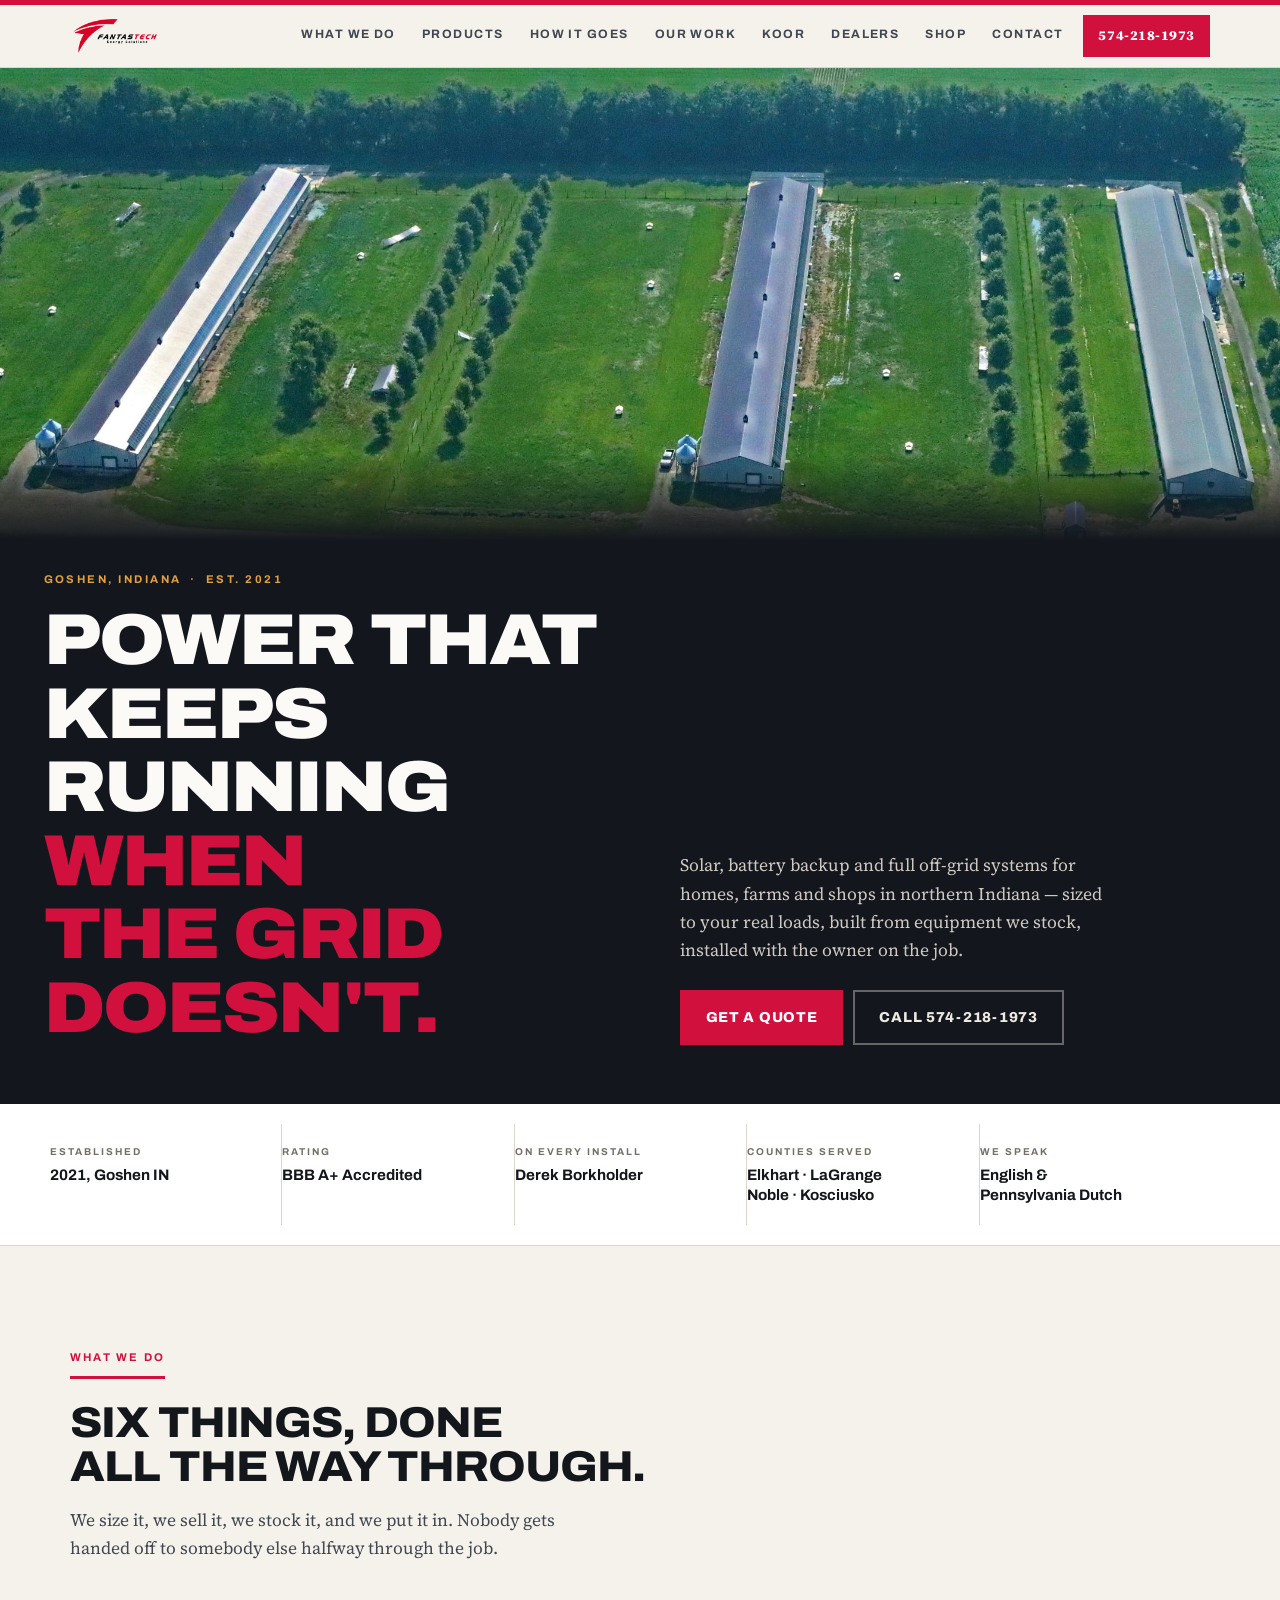
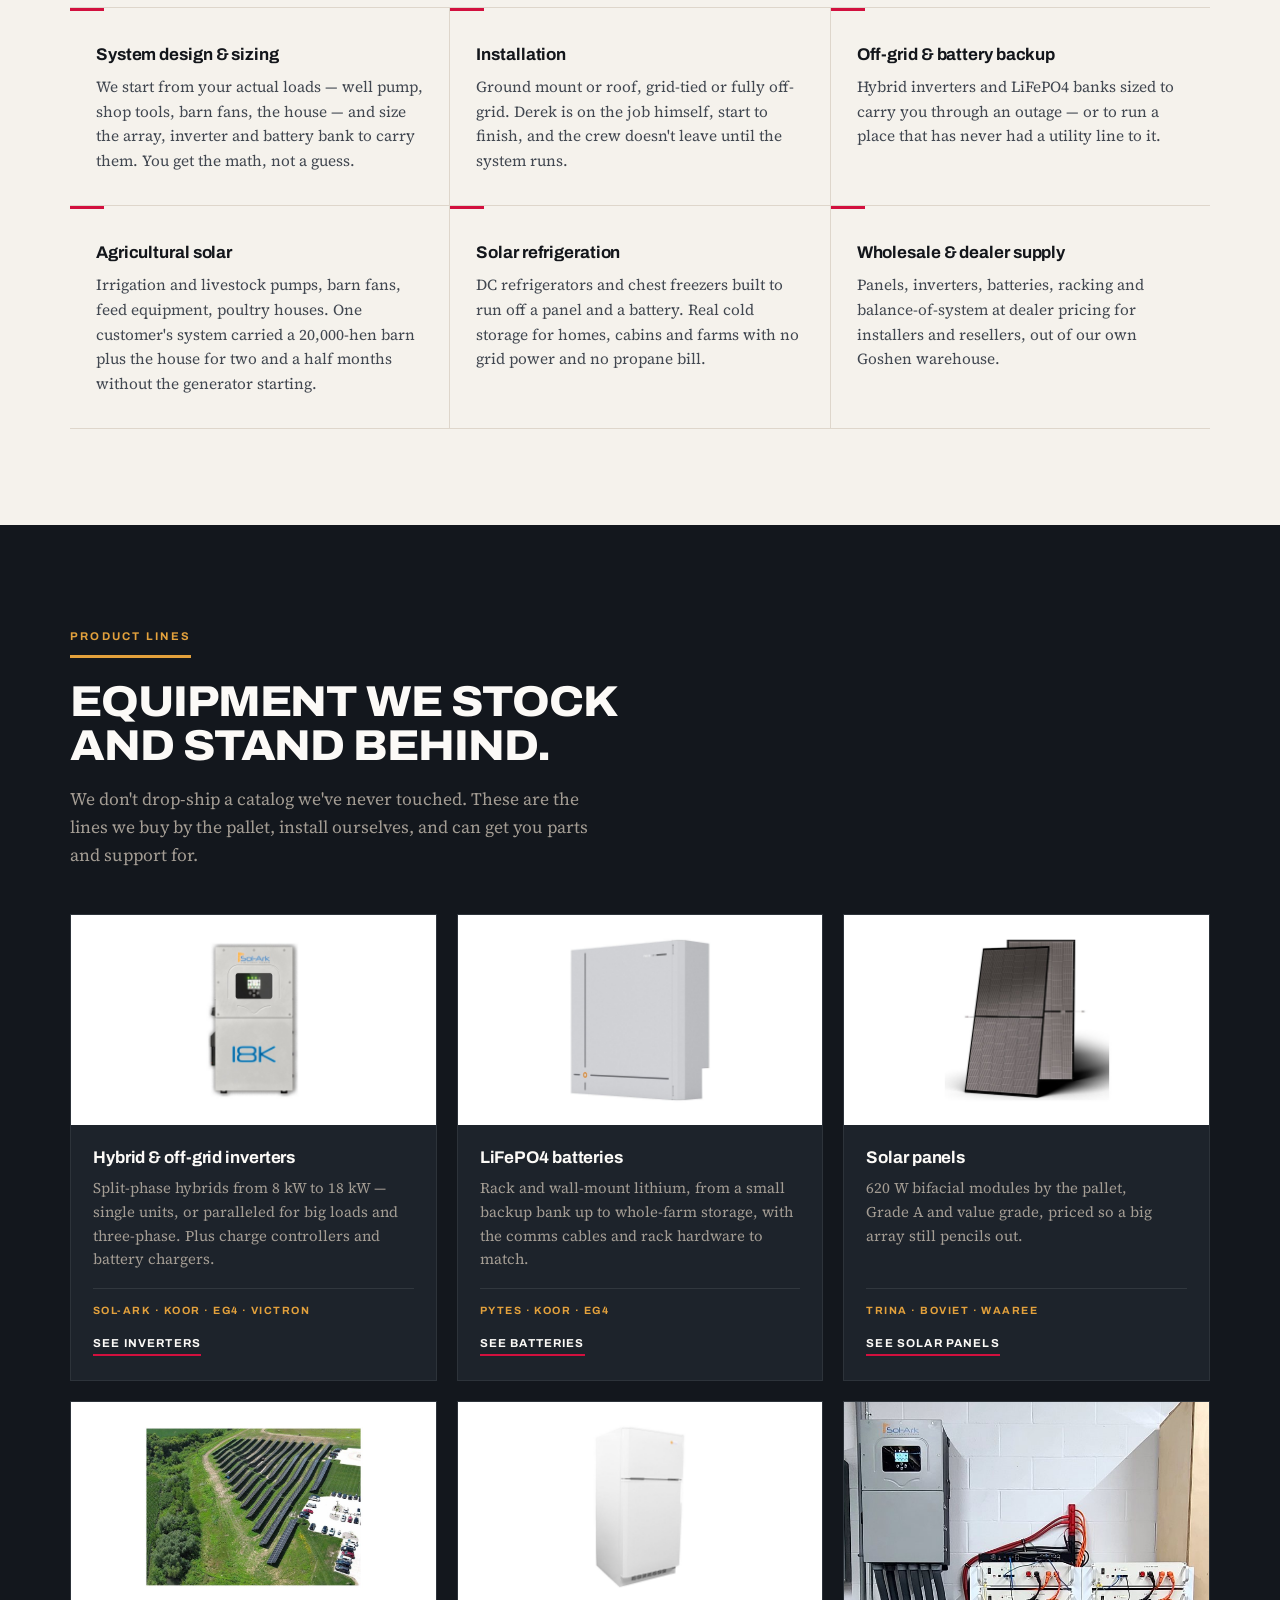
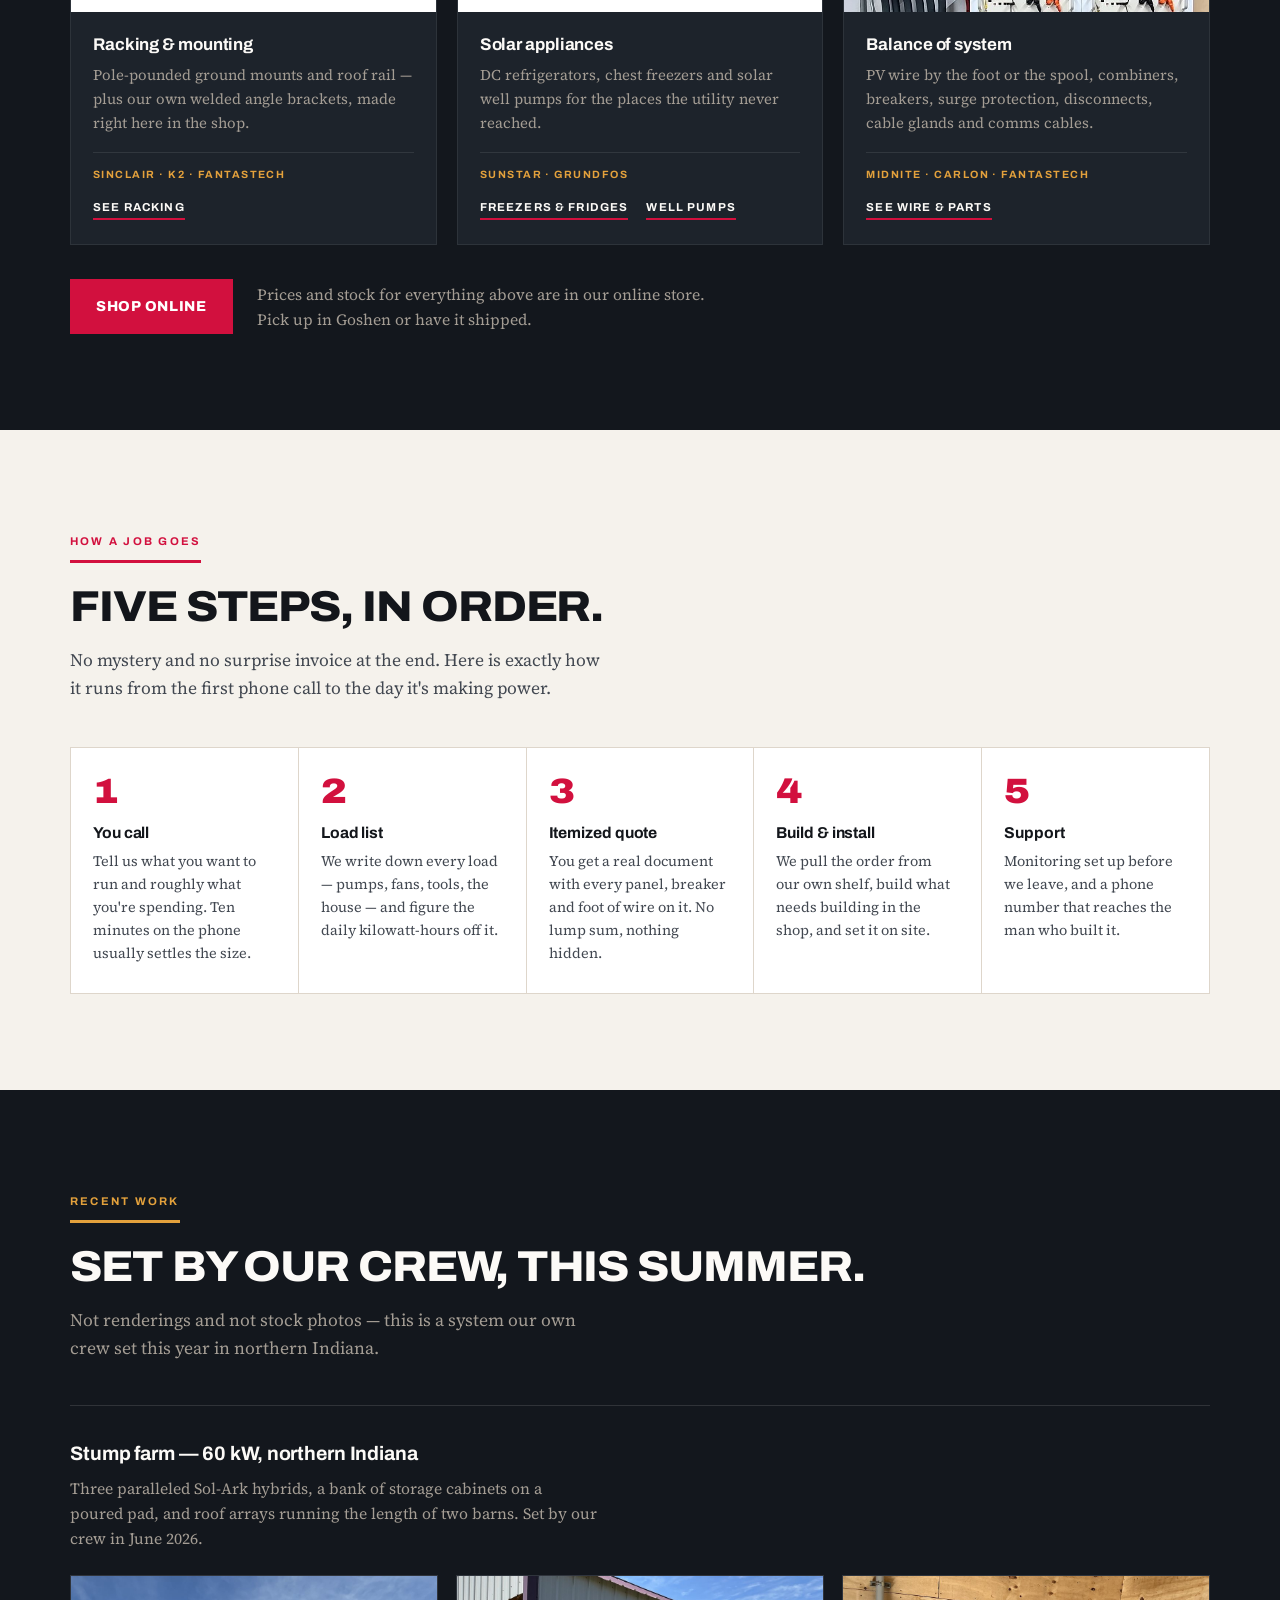
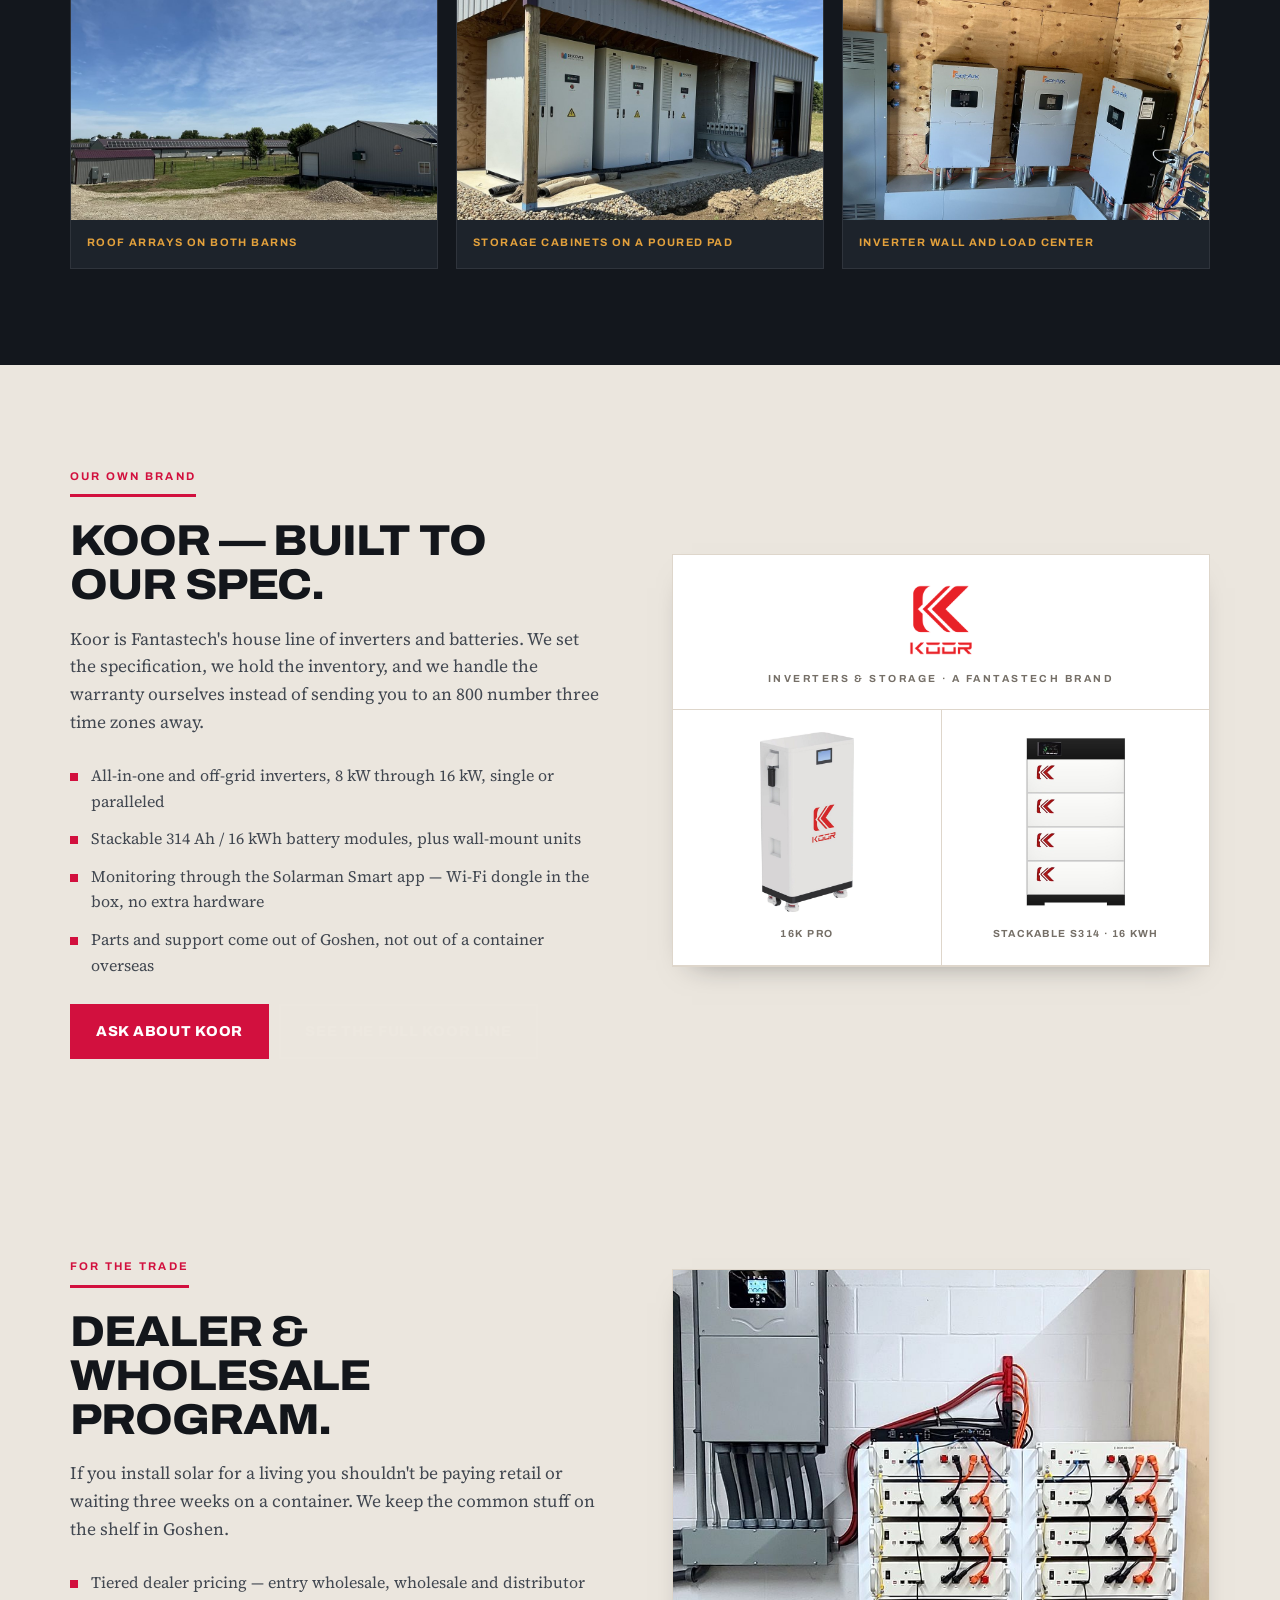
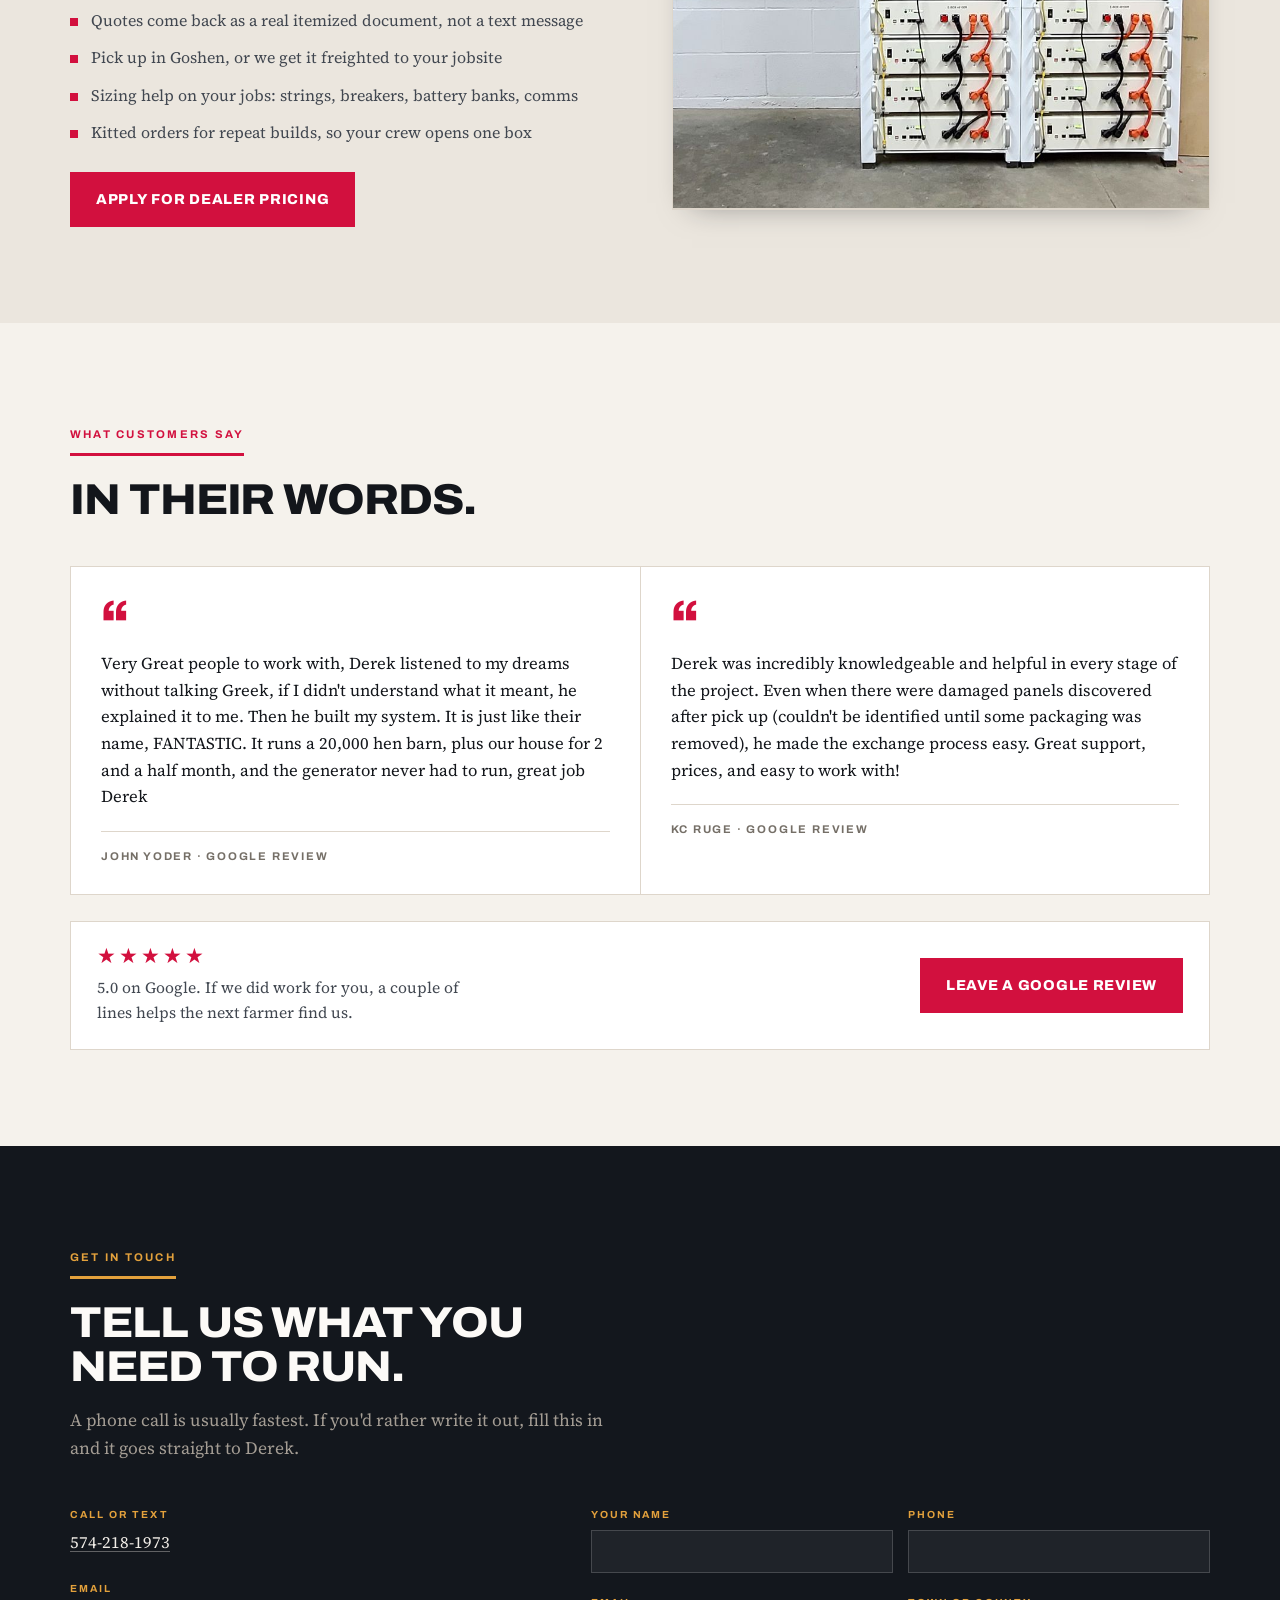
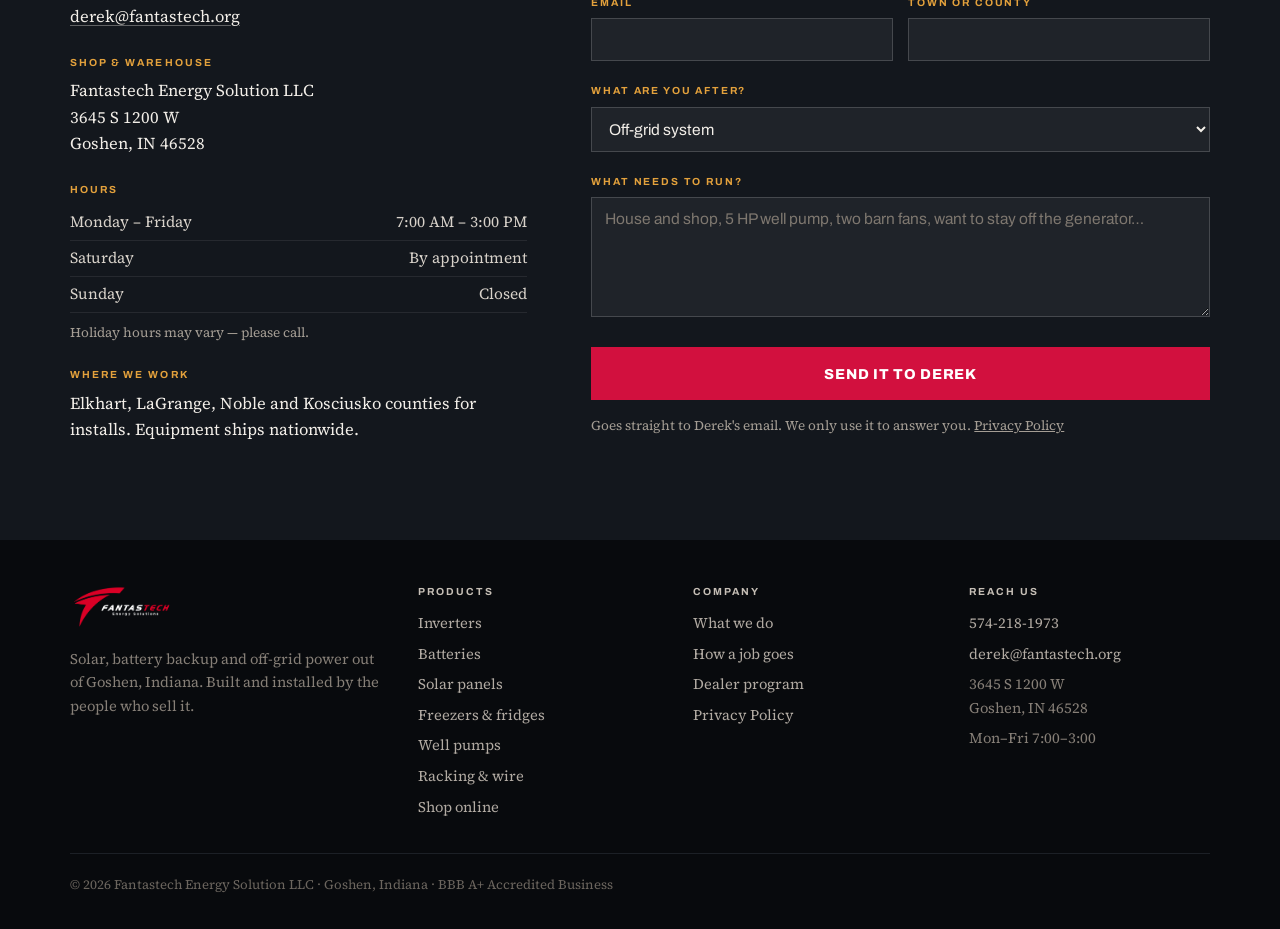
<file: index.html>
<!DOCTYPE html>
<html lang="en">
<head>
<meta charset="utf-8">
<meta name="viewport" content="width=device-width,initial-scale=1,viewport-fit=cover">
<title>Fantastech Energy | Solar, Battery Backup &amp; Off-Grid Power — Goshen, Indiana</title>
<meta name="description" content="Solar panels, inverters, lithium batteries, solar freezers and well pumps, sized and installed for homes, farms and shops in northern Indiana. Owner on every job. Goshen, IN — 574-218-1973.">
<link rel="canonical" href="https://fantastechenergy.com/">
<meta name="robots" content="index,follow,max-image-preview:large">
<meta name="theme-color" content="#D2103E">
<meta name="geo.region" content="US-IN">
<meta name="geo.placename" content="Goshen, Indiana">
<meta name="geo.position" content="41.5878863;-85.6536408">
<link rel="icon" href="img/logo.png">
<meta property="og:type" content="website">
<meta property="og:site_name" content="Fantastech Energy">
<meta property="og:url" content="https://fantastechenergy.com/">
<meta property="og:title" content="Fantastech Energy — Solar &amp; Off-Grid Power, Goshen IN">
<meta property="og:description" content="Solar, battery backup and full off-grid systems for homes, farms and shops in northern Indiana. Sized to your real loads, installed with the owner on the job.">
<meta property="og:image" content="https://fantastechenergy.com/img/og-barns.jpg">
<meta name="twitter:card" content="summary_large_image">
<script type="application/ld+json">
{
 "@context": "https://schema.org",
 "@type": [
  "LocalBusiness",
  "HomeAndConstructionBusiness"
 ],
 "@id": "https://fantastechenergy.com/#business",
 "name": "Fantastech Energy Solution LLC",
 "alternateName": [
  "Fantastech Energy",
  "Fantastech Energy Solutions"
 ],
 "description": "Solar, battery backup and off-grid power systems for homes, farms and shops in northern Indiana. System design, installation, agricultural solar, solar refrigeration, and wholesale supply for installers. Home of the Koor inverter and battery line.",
 "url": "https://fantastechenergy.com/",
 "logo": "https://fantastechenergy.com/img/logo.png",
 "image": [
  "https://fantastechenergy.com/img/hero-barns.jpg",
  "https://fantastechenergy.com/img/work-batteries.jpg"
 ],
 "telephone": "+1-574-218-1973",
 "email": "derek@fantastech.org",
 "foundingDate": "2021-05-03",
 "founder": {
  "@type": "Person",
  "name": "Derek Borkholder",
  "jobTitle": "Owner"
 },
 "priceRange": "$$",
 "address": {
  "@type": "PostalAddress",
  "streetAddress": "3645 S 1200 W",
  "addressLocality": "Goshen",
  "addressRegion": "IN",
  "postalCode": "46528",
  "addressCountry": "US"
 },
 "geo": {
  "@type": "GeoCoordinates",
  "latitude": 41.5878863,
  "longitude": -85.6536408
 },
 "hasMap": "https://www.google.com/maps/search/?api=1&query=Fantastech%20Energy%20Solutions%20LLC%203645%20S%201200%20W%20Goshen%20IN",
 "openingHoursSpecification": [
  {
   "@type": "OpeningHoursSpecification",
   "dayOfWeek": [
    "Monday",
    "Tuesday",
    "Wednesday",
    "Thursday",
    "Friday"
   ],
   "opens": "07:00",
   "closes": "15:00"
  },
  {
   "@type": "OpeningHoursSpecification",
   "dayOfWeek": "Saturday",
   "description": "By appointment"
  }
 ],
 "areaServed": [
  {
   "@type": "AdministrativeArea",
   "name": "Elkhart County, Indiana"
  },
  {
   "@type": "AdministrativeArea",
   "name": "LaGrange County, Indiana"
  },
  {
   "@type": "AdministrativeArea",
   "name": "Noble County, Indiana"
  },
  {
   "@type": "AdministrativeArea",
   "name": "Kosciusko County, Indiana"
  },
  {
   "@type": "State",
   "name": "Indiana"
  }
 ],
 "availableLanguage": [
  "English",
  "Pennsylvania German"
 ],
 "knowsAbout": [
  "off-grid solar",
  "solar battery backup",
  "LiFePO4 batteries",
  "hybrid inverters",
  "agricultural solar",
  "poultry barn solar",
  "solar well pumps",
  "solar refrigerators",
  "solar chest freezers",
  "DC refrigerators",
  "bifacial solar panels",
  "solar charge controllers",
  "ground mount solar racking",
  "PV wire and battery cable",
  "Sol-Ark",
  "Koor",
  "Pytes",
  "EG4",
  "Victron",
  "Sunstar",
  "Grundfos",
  "Trina Solar"
 ],
 "hasOfferCatalog": {
  "@type": "OfferCatalog",
  "name": "Solar equipment",
  "itemListElement": [
   {"@type": "OfferCatalog", "name": "Solar inverters, charge controllers and battery chargers", "url": "https://fantastechenergy.com/solar-inverters.html"},
   {"@type": "OfferCatalog", "name": "Lithium solar batteries", "url": "https://fantastechenergy.com/solar-batteries.html"},
   {"@type": "OfferCatalog", "name": "Solar panels", "url": "https://fantastechenergy.com/solar-panels.html"},
   {"@type": "OfferCatalog", "name": "Solar chest freezers and refrigerators", "url": "https://fantastechenergy.com/solar-freezers-refrigerators.html"},
   {"@type": "OfferCatalog", "name": "Solar well pumps", "url": "https://fantastechenergy.com/solar-well-pumps.html"},
   {"@type": "OfferCatalog", "name": "Solar racking, PV wire and battery cable", "url": "https://fantastechenergy.com/racking-wire.html"}
  ]
 },
 "sameAs": [
  "https://www.facebook.com/FantastechEnergySolutionsLLC",
  "https://www.yelp.com/biz/fantastech-energy-solutions-goshen-3",
  "https://www.bbb.org/us/in/goshen/profile/solar-energy-products/fantastech-energy-solution-llc-0352-90147268"
 ],
 "makesOffer": [
  {
   "@type": "Offer",
   "itemOffered": {
    "@type": "Service",
    "name": "Off-grid solar system design and installation",
    "areaServed": "Northern Indiana"
   }
  },
  {
   "@type": "Offer",
   "itemOffered": {
    "@type": "Service",
    "name": "Solar battery backup for homes, farms and shops"
   }
  },
  {
   "@type": "Offer",
   "itemOffered": {
    "@type": "Service",
    "name": "Agricultural solar for barns, irrigation and livestock pumps"
   }
  },
  {
   "@type": "Offer",
   "itemOffered": {
    "@type": "Service",
    "name": "Solar refrigerators and freezers"
   }
  },
  {
   "@type": "Offer",
   "itemOffered": {
    "@type": "Service",
    "name": "Wholesale solar equipment for installers and dealers"
   }
  }
 ],
 "brand": {
  "@type": "Brand",
  "name": "Koor",
  "url": "https://koorusa.com/"
 }
}
</script>
<style>
html{color-scheme:light dark}
body{margin:0}
img{max-width:100%}
[hidden]{display:none!important}
:root{padding-top:env(safe-area-inset-top,0px);padding-bottom:env(safe-area-inset-bottom,0px)}
</style>
</head>
<body>
<link rel="preconnect" href="https://fonts.googleapis.com">
<link rel="preconnect" href="https://fonts.gstatic.com" crossorigin>
<link rel="stylesheet" href="https://fonts.googleapis.com/css2?family=Archivo:wdth,wght@100..115,400..900&family=Source+Serif+4:opsz,wght@8..60,400;8..60,600&display=swap">

<style>
:root{
  --paper:#F5F2EC;
  --surface:#FFFFFF;
  --sunk:#EBE6DE;
  --ink:#13161B;
  --ink-2:#414750;
  --muted:#756F67;
  --line:#DED6CB;
  --hair:#C9BFB2;
  --red:#D2103E;
  --red-deep:#A00B2E;
  --steel:#13171D;
  --steel-2:#1D232B;
  --steel-3:#2A323C;
  --on-steel:#EDE8E0;
  --on-steel-2:#A49D94;
  --amber:#E3A13C;
  --lift:0 1px 0 var(--line),0 14px 30px -20px rgba(19,22,27,.5);
}
@media (prefers-color-scheme:dark){
  :root:not([data-theme="light"]){
    --paper:#0F1216;--surface:#161A20;--sunk:#1B2027;
    --ink:#EDE8E0;--ink-2:#BDB6AD;--muted:#8E877F;
    --line:#2A3038;--hair:#39414B;
    --red:#F0426B;--red-deep:#D2103E;
    --steel:#090B0E;--steel-2:#14181E;--steel-3:#232A33;
    --on-steel:#EDE8E0;--on-steel-2:#8E877F;--amber:#E3A13C;
    --lift:0 1px 0 var(--line),0 16px 34px -22px rgba(0,0,0,.9);
  }
}
:root[data-theme="dark"]{
  --paper:#0F1216;--surface:#161A20;--sunk:#1B2027;
  --ink:#EDE8E0;--ink-2:#BDB6AD;--muted:#8E877F;
  --line:#2A3038;--hair:#39414B;
  --red:#F0426B;--red-deep:#D2103E;
  --steel:#090B0E;--steel-2:#14181E;--steel-3:#232A33;
  --on-steel:#EDE8E0;--on-steel-2:#8E877F;--amber:#E3A13C;
  --lift:0 1px 0 var(--line),0 16px 34px -22px rgba(0,0,0,.9);
}

*{box-sizing:border-box}
body{
  margin:0;background:var(--paper);color:var(--ink);
  font-family:"Source Serif 4",Georgia,serif;font-size:17px;line-height:1.6;
  -webkit-font-smoothing:antialiased;
}
img{max-width:100%;display:block}
a{color:inherit}
::selection{background:var(--red);color:#fff}

h1,h2,h3,h4,.ui,nav,button,label,input,select,textarea{
  font-family:Archivo,"Helvetica Neue",Arial,sans-serif;
}
h1,h2,h3{margin:0;text-wrap:balance;line-height:1.02;letter-spacing:-.025em}
h1{font-weight:900;font-variation-settings:"wdth" 112;font-size:clamp(2.3rem,6.4vw,4.5rem);text-transform:uppercase}
h2{font-weight:800;font-variation-settings:"wdth" 108;font-size:clamp(1.7rem,3.9vw,2.7rem);text-transform:uppercase}
h3{font-weight:700;font-size:1.06rem;line-height:1.24;letter-spacing:-.006em}
p{margin:0}

.wrap{width:100%;max-width:1180px;margin-inline:auto;padding-inline:20px}
.sec{padding-block:clamp(56px,7.5vw,104px)}
.tag{
  font-family:Archivo,sans-serif;font-weight:700;font-size:.7rem;letter-spacing:.2em;
  text-transform:uppercase;color:var(--red);display:inline-block;
  padding-bottom:9px;border-bottom:3px solid var(--red);margin-bottom:22px;
}
.lede{font-size:1.09rem;color:var(--ink-2);max-width:60ch;margin-top:18px}

/* ---------- header ---------- */
.topline{height:5px;background:var(--red)}
header{
  position:sticky;top:env(safe-area-inset-top,0px);z-index:60;
  background:color-mix(in srgb,var(--paper) 92%,transparent);
  backdrop-filter:saturate(1.5) blur(12px);
  border-bottom:1px solid var(--line);
}
.bar{display:flex;align-items:center;gap:20px;padding-block:10px}
.bar>img{height:40px;width:auto}
.lg-dark{display:none}
@media (prefers-color-scheme:dark){:root:not([data-theme="light"]) .lg-light{display:none}:root:not([data-theme="light"]) .lg-dark{display:block}}
:root[data-theme="dark"] .lg-light{display:none}
:root[data-theme="dark"] .lg-dark{display:block}

nav{display:flex;gap:26px;margin-left:auto}
nav a{
  font-weight:700;font-size:.76rem;letter-spacing:.12em;text-transform:uppercase;
  text-decoration:none;color:var(--ink-2);padding-block:6px;
  border-bottom:2px solid transparent;transition:color .15s,border-color .15s;
}
nav a:hover{color:var(--ink);border-bottom-color:var(--red)}
nav a{white-space:nowrap}
@media (max-width:1180px){nav{gap:15px}nav a{font-size:.68rem;letter-spacing:.08em}}
.tel{
  font-weight:800;font-size:.85rem;letter-spacing:.04em;background:var(--red);color:#fff;
  text-decoration:none;padding:10px 15px;white-space:nowrap;
}
.tel:hover{background:var(--red-deep)}
@media (max-width:900px){nav{display:none}}

/* ---------- hero ---------- */
.hero{display:grid;grid-template-columns:minmax(0,1fr);background:var(--steel)}
.hero .shotwrap{position:relative;aspect-ratio:2153/794;background:var(--steel-2);order:-1}
.hero .shotwrap img{position:absolute;inset:0;width:100%;height:100%;object-fit:cover;object-position:50% 50%}
.hero .shotwrap::after{
  content:"";position:absolute;inset:0;
  background:linear-gradient(0deg,var(--steel) 0%,rgba(19,23,29,0) 18%);
}
.hero .pane{
  display:grid;grid-template-columns:minmax(0,1.05fr) minmax(0,1fr);gap:clamp(24px,4vw,64px);align-items:end;min-width:0;
  padding:clamp(18px,2.4vw,34px) clamp(24px,3.4vw,58px) clamp(40px,4.6vw,66px);
}
.hero .kick{
  font-family:Archivo,sans-serif;font-weight:700;font-size:.7rem;letter-spacing:.22em;
  text-transform:uppercase;color:var(--amber);margin-bottom:16px;
}
.hero h1{color:#FCFAF7}
.hero h1 span{display:block;color:var(--red)}
.hero .sub{color:#CFC9C1;font-size:1.1rem;margin-top:0;max-width:48ch}
.ctas{display:flex;gap:10px;flex-wrap:wrap;margin-top:26px}
.btn{
  font-family:Archivo,sans-serif;font-weight:800;font-size:.9rem;letter-spacing:.05em;
  text-transform:uppercase;padding:14px 24px;text-decoration:none;display:inline-block;
  border:2px solid transparent;transition:background .15s,border-color .15s,color .15s;
}
.btn-p{background:var(--red);color:#fff}
.btn-p:hover{background:var(--red-deep)}
.btn-o{border-color:rgba(237,232,224,.38);color:#EDE8E0}
.btn-o:hover{border-color:#EDE8E0;background:rgba(255,255,255,.08)}
@media (max-width:880px){
  .hero .pane{grid-template-columns:minmax(0,1fr);align-items:start}
  .hero .pane>div{min-width:0}
  .hero .sub{margin-top:18px;max-width:none}
}

/* ---------- spec bar ---------- */
.spec{background:var(--surface);border-bottom:1px solid var(--line)}
.spec .wrap{display:grid;grid-template-columns:repeat(5,1fr);gap:0}
.spec div{
  padding:20px 18px 20px 0;border-right:1px solid var(--line);
}
.spec div:last-child{border-right:0}
.spec dt{
  font-family:Archivo,sans-serif;font-weight:700;font-size:.62rem;letter-spacing:.2em;
  text-transform:uppercase;color:var(--muted);margin-bottom:6px;
}
.spec dd{margin:0;font-family:Archivo,sans-serif;font-weight:700;font-size:.95rem;color:var(--ink);line-height:1.3}
@media (max-width:900px){.spec .wrap{grid-template-columns:repeat(2,1fr)}.spec div{border-right:0;border-bottom:1px solid var(--line);padding-right:18px}}
@media (max-width:460px){.spec .wrap{grid-template-columns:1fr}}

/* ---------- services ---------- */
.svcs{display:grid;grid-template-columns:repeat(3,1fr);gap:1px;background:var(--line);
  border-block:1px solid var(--line);margin-top:44px}
@media (max-width:940px){.svcs{grid-template-columns:repeat(2,1fr)}}
@media (max-width:620px){.svcs{grid-template-columns:1fr}}
.svc{background:var(--paper);padding:30px 26px 32px;position:relative}
.svc::before{content:"";position:absolute;top:0;left:0;width:34px;height:3px;background:var(--red)}
.svc h3{margin-bottom:10px;padding-top:6px}
.svc p{font-size:.96rem;color:var(--ink-2)}

/* ---------- product lines ---------- */
.band{background:var(--steel);color:var(--on-steel)}
.band h2{color:#FCFAF7}
.band .lede{color:var(--on-steel-2)}
.band .tag{color:var(--amber);border-bottom-color:var(--amber)}
.lines{display:grid;grid-template-columns:repeat(3,1fr);gap:20px;margin-top:44px}
@media (max-width:940px){.lines{grid-template-columns:repeat(2,1fr)}}
@media (max-width:600px){.lines{grid-template-columns:1fr}}
.line{background:var(--steel-2);display:flex;flex-direction:column;
  border:1px solid rgba(255,255,255,.07);transition:transform .18s,border-color .18s}
.line:hover{transform:translateY(-3px);border-color:rgba(227,161,60,.5)}
.line .plate{background:#fff;height:210px;display:flex;align-items:center;justify-content:center;padding:20px}
.line .plate img{max-height:100%;width:auto;object-fit:contain}
.line .plate.full{padding:0}
.line .plate.full img{width:100%;height:100%;max-height:none;object-fit:cover}
.line .txt{padding:22px 22px 24px;flex:1;display:flex;flex-direction:column}
.line h3{color:#FCFAF7;margin-bottom:9px}
.line p{font-size:.93rem;color:var(--on-steel-2);flex:1}
.line .brands{
  font-family:Archivo,sans-serif;font-weight:700;font-size:.66rem;letter-spacing:.14em;
  text-transform:uppercase;color:var(--amber);margin-top:16px;
  padding-top:14px;border-top:1px solid rgba(255,255,255,.09);
}
.line .more{display:flex;flex-wrap:wrap;gap:6px 18px;margin-top:14px}
.line .more a{
  font-family:Archivo,sans-serif;font-weight:700;font-size:.72rem;letter-spacing:.1em;
  text-transform:uppercase;color:#FCFAF7;text-decoration:none;border-bottom:2px solid var(--red);padding-bottom:2px;
}
.line .more a:hover{color:var(--amber);border-bottom-color:var(--amber)}
.shoprow{display:flex;flex-wrap:wrap;gap:16px 24px;align-items:center;margin-top:34px}
.shoprow p{color:var(--on-steel-2);font-size:.98rem;max-width:56ch}

/* ---------- recent work ---------- */
.shots{display:grid;grid-template-columns:repeat(3,1fr);gap:18px;margin-top:44px}
@media (max-width:860px){.shots{grid-template-columns:1fr}}
.shots figure{margin:0;border:1px solid rgba(255,255,255,.08);background:var(--steel-2)}
.shots img{width:100%;aspect-ratio:3/2;object-fit:cover;max-width:100%}
.shots figcaption{
  font-family:Archivo,sans-serif;font-weight:700;font-size:.68rem;letter-spacing:.13em;
  text-transform:uppercase;color:var(--amber);padding:14px 16px 16px;
}

.job{margin-top:42px;padding-top:36px;border-top:1px solid rgba(255,255,255,.12)}
.job:first-of-type{border-top:0;padding-top:0}
.jobhead h3{color:#FCFAF7;font-size:1.22rem;margin-bottom:10px}
.jobhead p{font-size:.98rem;color:var(--on-steel-2);max-width:66ch}
.job .shots{margin-top:24px}
/* ---------- process (a real sequence) ---------- */
.steps{display:grid;grid-template-columns:repeat(5,1fr);gap:1px;background:var(--line);
  border:1px solid var(--line);margin-top:44px}
@media (max-width:900px){.steps{grid-template-columns:repeat(2,1fr)}}
@media (max-width:520px){.steps{grid-template-columns:1fr}}
.step{background:var(--surface);padding:26px 22px 28px}
.step .num{
  font-family:Archivo,sans-serif;font-weight:900;font-variation-settings:"wdth" 112;
  font-size:2.2rem;line-height:1;color:var(--red);font-variant-numeric:tabular-nums;
  margin-bottom:14px;
}
.step h3{font-size:.98rem;margin-bottom:7px}
.step p{font-size:.9rem;color:var(--ink-2)}

/* ---------- split sections ---------- */
.split{display:grid;grid-template-columns:1fr 1fr;gap:clamp(30px,5vw,70px);align-items:center}
@media (max-width:860px){.split{grid-template-columns:1fr}}
.checks{list-style:none;margin:26px 0 0;padding:0;display:grid;gap:12px}
.checks li{display:flex;gap:13px;align-items:flex-start;font-size:1rem;color:var(--ink-2)}
.checks li::before{content:"";flex:none;width:8px;height:8px;margin-top:10px;background:var(--red)}

.koorcard{background:var(--surface);border:1px solid var(--line);box-shadow:var(--lift)}
.koorcard .head{padding:30px 30px 22px;text-align:center;border-bottom:1px solid var(--line)}
.koorcard .head img{height:70px;width:auto;margin:0 auto}
.koorcard .head .cap{
  font-family:Archivo,sans-serif;font-weight:700;font-size:.64rem;letter-spacing:.24em;
  text-transform:uppercase;color:var(--muted);margin-top:16px;
}
.koorcard .duo{display:grid;grid-template-columns:1fr 1fr}
.koorcard .duo figure{margin:0;padding:22px 16px;background:#fff}
.koorcard .duo figure+figure{border-left:1px solid var(--line)}
.koorcard .duo img{height:180px;width:auto;margin:0 auto;object-fit:contain}
.koorcard .duo figcaption{
  font-family:Archivo,sans-serif;font-weight:700;font-size:.64rem;letter-spacing:.14em;
  text-transform:uppercase;color:#756F67;text-align:center;margin-top:14px;
}

.dealer{background:var(--sunk)}
.framed{border:1px solid var(--line);box-shadow:var(--lift);width:100%;max-height:540px;object-fit:cover}

/* ---------- reviews ---------- */
.quotes{display:grid;grid-template-columns:1fr 1fr;gap:1px;background:var(--line);
  border:1px solid var(--line);margin-top:44px}
@media (max-width:820px){.quotes{grid-template-columns:1fr}}
blockquote{margin:0;background:var(--surface);padding:34px 30px 28px;position:relative}
blockquote .mark{
  font-family:Archivo,sans-serif;font-weight:900;font-size:3.4rem;line-height:.7;
  color:var(--red);display:block;margin-bottom:12px;
}
blockquote p{font-size:1.04rem;color:var(--ink)}
blockquote footer{
  font-family:Archivo,sans-serif;font-weight:700;font-size:.7rem;letter-spacing:.16em;
  text-transform:uppercase;color:var(--muted);margin-top:20px;padding-top:16px;
  border-top:1px solid var(--line);
}

/* ---------- review cta ---------- */
.revcta{display:flex;flex-wrap:wrap;gap:22px;align-items:center;justify-content:space-between;
  margin-top:26px;padding:24px 26px;background:var(--surface);border:1px solid var(--line)}
.revcta .stars{color:var(--red);font-size:1.3rem;letter-spacing:.14em;line-height:1}
.revcta .note2{font-size:.98rem;color:var(--ink-2);margin-top:8px;max-width:48ch}

/* ---------- contact ---------- */
.contact{background:var(--steel);color:var(--on-steel)}
.contact h2{color:#FCFAF7}
.contact .tag{color:var(--amber);border-bottom-color:var(--amber)}
.contact .lede{color:var(--on-steel-2)}
.cgrid{display:grid;grid-template-columns:.85fr 1.15fr;gap:clamp(30px,5vw,64px);margin-top:44px}
@media (max-width:860px){.cgrid{grid-template-columns:1fr}}
.dl{display:grid;gap:24px;align-content:start}
.dl .k{
  font-family:Archivo,sans-serif;font-weight:700;font-size:.64rem;letter-spacing:.2em;
  text-transform:uppercase;color:var(--amber);margin-bottom:7px;
}
.dl .v{font-size:1.04rem;color:#F2EEE8}
.dl .v a{color:#F2EEE8;text-underline-offset:3px;text-decoration-color:rgba(242,238,232,.35)}
.dl .v a:hover{color:#fff;text-decoration-color:var(--amber)}
.hours{width:100%;border-collapse:collapse;font-size:.97rem;color:#D8D2CA}
.hours td{padding:5px 0;border-bottom:1px solid rgba(255,255,255,.08)}
.hours td:last-child{text-align:right;font-variant-numeric:tabular-nums}

form{display:grid;gap:15px}
label{font-weight:700;font-size:.64rem;letter-spacing:.18em;text-transform:uppercase;
  color:var(--amber);display:block;margin-bottom:7px}
input,textarea,select{
  width:100%;font-family:Archivo,sans-serif;font-size:.97rem;padding:12px 13px;
  background:rgba(255,255,255,.05);color:#F3EFE9;
  border:1px solid rgba(255,255,255,.17);border-radius:0;
}
input::placeholder,textarea::placeholder{color:#7E776F}
input:focus,textarea:focus,select:focus{outline:2px solid var(--amber);outline-offset:0;border-color:transparent}
textarea{min-height:120px;resize:vertical}
.row2{display:grid;grid-template-columns:1fr 1fr;gap:15px}
@media (max-width:520px){.row2{grid-template-columns:1fr}}
button{
  font-weight:800;font-size:.9rem;letter-spacing:.05em;text-transform:uppercase;
  background:var(--red);color:#fff;border:0;padding:15px 24px;cursor:pointer;
}
button:hover{background:var(--red-deep)}
.note{font-size:.84rem;color:var(--on-steel-2)}

/* ---------- footer ---------- */
footer.site{background:#080A0D;color:#867F77;padding-block:44px 34px;font-size:.92rem}
footer.site .cols{display:grid;grid-template-columns:1.3fr 1fr 1fr 1fr;gap:34px}
@media (max-width:860px){footer.site .cols{grid-template-columns:1fr 1fr}}
@media (max-width:520px){footer.site .cols{grid-template-columns:1fr}}
footer.site img{height:46px;width:auto;margin-bottom:18px}
footer.site h4{
  font-weight:700;font-size:.64rem;letter-spacing:.2em;text-transform:uppercase;
  color:#C6BFB6;margin:0 0 12px;
}
footer.site ul{list-style:none;margin:0;padding:0;display:grid;gap:7px}
footer.site a{color:#B2ABA3;text-decoration:none}
footer.site a:hover{color:#fff}
footer.site .legal{margin-top:34px;padding-top:20px;border-top:1px solid #1C2026;font-size:.82rem;color:#6B655E}

:focus-visible{outline:2px solid var(--red);outline-offset:2px}
@media (prefers-reduced-motion:reduce){*{transition:none!important;animation:none!important}}
</style>

<div class="topline"></div>
<header>
  <div class="wrap bar">
    <img class="lg-light" src="img/logo.png" alt="Fantastech Energy">
    <img class="lg-dark" src="img/logo-white.png" alt="Fantastech Energy">
    <nav>
      <a href="#work">What We Do</a>
      <a href="#lines">Products</a>
      <a href="#how">How It Goes</a>
      <a href="#work-shown">Our Work</a>
      <a href="#koor">Koor</a>
      <a href="#dealers">Dealers</a>
      <a href="https://solartimetracker.com/solar-products/">Shop</a>
      <a href="#contact">Contact</a>
    </nav>
    <a class="tel" href="tel:5742181973">574&#8209;218&#8209;1973</a>
  </div>
</header>

<section class="hero">
  <div class="pane">
    <div>
      <div class="kick">Goshen, Indiana &nbsp;·&nbsp; Est. 2021</div>
      <h1>Power that<br>keeps running<span>when the grid doesn't.</span></h1>
    </div>
    <div>
      <p class="sub">Solar, battery backup and full off&#8209;grid systems for homes, farms and shops in northern Indiana — sized to your real loads, built from equipment we stock, installed with the owner on the job.</p>
      <div class="ctas">
        <a class="btn btn-p" href="#contact">Get a quote</a>
        <a class="btn btn-o" href="tel:5742181973">Call 574-218-1973</a>
      </div>
    </div>
  </div>
  <div class="shotwrap">
    <img src="img/hero-barns.jpg" alt="Aerial view of three long barns on a northern Indiana farm, two with Fantastech roof-mounted solar arrays">
  </div>
</section>

<div class="spec">
  <div class="wrap">
    <div><dt>Established</dt><dd>2021, Goshen IN</dd></div>
    <div><dt>Rating</dt><dd>BBB A+ Accredited</dd></div>
    <div><dt>On every install</dt><dd>Derek Borkholder</dd></div>
    <div><dt>Counties served</dt><dd>Elkhart · LaGrange<br>Noble · Kosciusko</dd></div>
    <div><dt>We speak</dt><dd>English &amp;<br>Pennsylvania Dutch</dd></div>
  </div>
</div>

<section class="sec" id="work">
  <div class="wrap">
    <div class="tag">What we do</div>
    <h2>Six things, done<br>all the way through.</h2>
    <p class="lede">We size it, we sell it, we stock it, and we put it in. Nobody gets handed off to somebody else halfway through the job.</p>

    <div class="svcs">
      <div class="svc">
        <h3>System design &amp; sizing</h3>
        <p>We start from your actual loads — well pump, shop tools, barn fans, the house — and size the array, inverter and battery bank to carry them. You get the math, not a guess.</p>
      </div>
      <div class="svc">
        <h3>Installation</h3>
        <p>Ground mount or roof, grid-tied or fully off-grid. Derek is on the job himself, start to finish, and the crew doesn't leave until the system runs.</p>
      </div>
      <div class="svc">
        <h3>Off-grid &amp; battery backup</h3>
        <p>Hybrid inverters and LiFePO4 banks sized to carry you through an outage — or to run a place that has never had a utility line to it.</p>
      </div>
      <div class="svc">
        <h3>Agricultural solar</h3>
        <p>Irrigation and livestock pumps, barn fans, feed equipment, poultry houses. One customer's system carried a 20,000&#8209;hen barn plus the house for two and a half months without the generator starting.</p>
      </div>
      <div class="svc">
        <h3>Solar refrigeration</h3>
        <p>DC refrigerators and chest freezers built to run off a panel and a battery. Real cold storage for homes, cabins and farms with no grid power and no propane bill.</p>
      </div>
      <div class="svc">
        <h3>Wholesale &amp; dealer supply</h3>
        <p>Panels, inverters, batteries, racking and balance-of-system at dealer pricing for installers and resellers, out of our own Goshen warehouse.</p>
      </div>
    </div>
  </div>
</section>

<section class="sec band" id="lines">
  <div class="wrap">
    <div class="tag">Product lines</div>
    <h2>Equipment we stock<br>and stand behind.</h2>
    <p class="lede">We don't drop-ship a catalog we've never touched. These are the lines we buy by the pallet, install ourselves, and can get you parts and support for.</p>

    <div class="lines">
      <div class="line">
        <div class="plate"><img src="img/sol-ark-18k.jpg" alt="Sol-Ark 18K hybrid inverter"></div>
        <div class="txt">
          <h3>Hybrid &amp; off-grid inverters</h3>
          <p>Split-phase hybrids from 8 kW to 18 kW — single units, or paralleled for big loads and three-phase. Plus charge controllers and battery chargers.</p>
          <div class="brands">Sol-Ark · Koor · EG4 · Victron</div>
          <div class="more"><a href="solar-inverters.html">See inverters</a></div>
        </div>
      </div>
      <div class="line">
        <div class="plate"><img src="img/pytes-v16.jpg" alt="Pytes V16 lithium battery"></div>
        <div class="txt">
          <h3>LiFePO4 batteries</h3>
          <p>Rack and wall-mount lithium, from a small backup bank up to whole-farm storage, with the comms cables and rack hardware to match.</p>
          <div class="brands">Pytes · Koor · EG4</div>
          <div class="more"><a href="solar-batteries.html">See batteries</a></div>
        </div>
      </div>
      <div class="line">
        <div class="plate"><img src="img/trina-620w-panel.jpg" alt="Trina 620 watt bifacial solar panel"></div>
        <div class="txt">
          <h3>Solar panels</h3>
          <p>620&nbsp;W bifacial modules by the pallet, Grade&nbsp;A and value grade, priced so a big array still pencils out.</p>
          <div class="brands">Trina · Boviet · Waaree</div>
          <div class="more"><a href="solar-panels.html">See solar panels</a></div>
        </div>
      </div>
      <div class="line">
        <div class="plate"><img src="img/sinclair-c-channel.jpg" alt="Ground mount solar array on Sinclair racking"></div>
        <div class="txt">
          <h3>Racking &amp; mounting</h3>
          <p>Pole-pounded ground mounts and roof rail — plus our own welded angle brackets, made right here in the shop.</p>
          <div class="brands">Sinclair · K2 · Fantastech</div>
          <div class="more"><a href="racking-wire.html">See racking</a></div>
        </div>
      </div>
      <div class="line">
        <div class="plate"><img src="img/sunstar-fridge.jpg" alt="Solar-powered DC refrigerator"></div>
        <div class="txt">
          <h3>Solar appliances</h3>
          <p>DC refrigerators, chest freezers and solar well pumps for the places the utility never reached.</p>
          <div class="brands">SunStar · Grundfos</div>
          <div class="more"><a href="solar-freezers-refrigerators.html">Freezers &amp; fridges</a><a href="solar-well-pumps.html">Well pumps</a></div>
        </div>
      </div>
      <div class="line">
        <div class="plate full"><img src="img/bos.jpg" alt="Inverter, conduit runs and battery rack cabling on a finished install"></div>
        <div class="txt">
          <h3>Balance of system</h3>
          <p>PV wire by the foot or the spool, combiners, breakers, surge protection, disconnects, cable glands and comms cables.</p>
          <div class="brands">MidNite · Carlon · Fantastech</div>
          <div class="more"><a href="racking-wire.html">See wire &amp; parts</a></div>
        </div>
      </div>
    </div>
    <div class="shoprow">
      <a class="btn btn-p" href="https://solartimetracker.com/solar-products/">Shop online</a>
      <p>Prices and stock for everything above are in our online store. Pick up in Goshen or have it shipped.</p>
    </div>
  </div>
</section>

<section class="sec" id="how">
  <div class="wrap">
    <div class="tag">How a job goes</div>
    <h2>Five steps, in order.</h2>
    <p class="lede">No mystery and no surprise invoice at the end. Here is exactly how it runs from the first phone call to the day it's making power.</p>

    <div class="steps">
      <div class="step">
        <div class="num">1</div>
        <h3>You call</h3>
        <p>Tell us what you want to run and roughly what you're spending. Ten minutes on the phone usually settles the size.</p>
      </div>
      <div class="step">
        <div class="num">2</div>
        <h3>Load list</h3>
        <p>We write down every load — pumps, fans, tools, the house — and figure the daily kilowatt-hours off it.</p>
      </div>
      <div class="step">
        <div class="num">3</div>
        <h3>Itemized quote</h3>
        <p>You get a real document with every panel, breaker and foot of wire on it. No lump sum, nothing hidden.</p>
      </div>
      <div class="step">
        <div class="num">4</div>
        <h3>Build &amp; install</h3>
        <p>We pull the order from our own shelf, build what needs building in the shop, and set it on site.</p>
      </div>
      <div class="step">
        <div class="num">5</div>
        <h3>Support</h3>
        <p>Monitoring set up before we leave, and a phone number that reaches the man who built it.</p>
      </div>
    </div>
  </div>
</section>

<section class="sec band" id="work-shown">
  <div class="wrap">
    <div class="tag">Recent work</div>
    <h2>Set by our crew, this summer.</h2>
    <p class="lede">Not renderings and not stock photos &mdash; this is a system our own crew set this year in northern Indiana.</p>

    <div class="job">
      <div class="jobhead">
        <h3>Stump farm &mdash; 60 kW, northern Indiana</h3>
        <p>Three paralleled Sol-Ark hybrids, a bank of storage cabinets on a poured pad, and roof arrays running the length of two barns. Set by our crew in June 2026.</p>
      </div>
      <div class="shots">
        <figure><img src="img/work-farm.jpg" alt="Roof-mounted solar arrays running the length of two barns"><figcaption>Roof arrays on both barns</figcaption></figure>
        <figure><img src="img/work-batteries.jpg" alt="Three storage cabinets on a concrete pad under a lean-to"><figcaption>Storage cabinets on a poured pad</figcaption></figure>
        <figure><img src="img/work-wall.jpg" alt="Three Sol-Ark inverters and a load center on the equipment wall"><figcaption>Inverter wall and load center</figcaption></figure>
      </div>
    </div>
  </div>
</section>

<section class="sec" id="koor" style="background:var(--sunk)">
  <div class="wrap split">
    <div>
      <div class="tag">Our own brand</div>
      <h2>Koor — built to<br>our spec.</h2>
      <p class="lede">Koor is Fantastech's house line of inverters and batteries. We set the specification, we hold the inventory, and we handle the warranty ourselves instead of sending you to an 800 number three time zones away.</p>
      <ul class="checks">
        <li>All-in-one and off-grid inverters, 8&nbsp;kW through 16&nbsp;kW, single or paralleled</li>
        <li>Stackable 314&nbsp;Ah / 16&nbsp;kWh battery modules, plus wall-mount units</li>
        <li>Monitoring through the Solarman Smart app — Wi&#8209;Fi dongle in the box, no extra hardware</li>
        <li>Parts and support come out of Goshen, not out of a container overseas</li>
      </ul>
      <div class="ctas"><a class="btn btn-p" href="#contact">Ask about Koor</a> <a class="btn btn-o" href="https://koorusa.com/" rel="noopener">See the full Koor line</a></div>
    </div>
    <div class="koorcard">
      <div class="head">
        <img src="img/koor.png" alt="Koor">
        <div class="cap">Inverters &amp; Storage · A Fantastech Brand</div>
      </div>
      <div class="duo">
        <figure><img src="img/koor-16k-pro.jpg" alt="Koor 16K Pro"><figcaption>16K Pro</figcaption></figure>
        <figure><img src="img/koor-stackable.jpg" alt="Koor Stackable S314 battery — four stacked 314Ah modules"><figcaption>Stackable S314 · 16 kWh</figcaption></figure>
      </div>
    </div>
  </div>
</section>

<section class="sec dealer" id="dealers">
  <div class="wrap split">
    <div>
      <div class="tag">For the trade</div>
      <h2>Dealer &amp;<br>wholesale program.</h2>
      <p class="lede">If you install solar for a living you shouldn't be paying retail or waiting three weeks on a container. We keep the common stuff on the shelf in Goshen.</p>
      <ul class="checks">
        <li>Tiered dealer pricing — entry wholesale, wholesale and distributor</li>
        <li>Quotes come back as a real itemized document, not a text message</li>
        <li>Pick up in Goshen, or we get it freighted to your jobsite</li>
        <li>Sizing help on your jobs: strings, breakers, battery banks, comms</li>
        <li>Kitted orders for repeat builds, so your crew opens one box</li>
      </ul>
      <div class="ctas"><a class="btn btn-p" href="#contact">Apply for dealer pricing</a></div>
    </div>
    <div>
      <img class="framed" src="img/install2.jpg" alt="Hybrid inverter and lithium battery racks wired in on a Fantastech install">
    </div>
  </div>
</section>

<section class="sec" id="reviews">
  <div class="wrap">
    <div class="tag">What customers say</div>
    <h2>In their words.</h2>
    <div class="quotes">
      <blockquote>
        <span class="mark">&ldquo;</span>
        <p>Very Great people to work with, Derek listened to my dreams without talking Greek, if I didn't understand what it meant, he explained it to me. Then he built my system. It is just like their name, FANTASTIC. It runs a 20,000 hen barn, plus our house for 2 and a half month, and the generator never had to run, great job Derek</p>
        <footer>John Yoder · Google review</footer>
      </blockquote>
      <blockquote>
        <span class="mark">&ldquo;</span>
        <p>Derek was incredibly knowledgeable and helpful in every stage of the project. Even when there were damaged panels discovered after pick up (couldn't be identified until some packaging was removed), he made the exchange process easy. Great support, prices, and easy to work with!</p>
        <footer>KC Ruge · Google review</footer>
      </blockquote>
    </div>
    <div class="revcta">
      <div>
        <div class="stars">★★★★★</div>
        <p class="note2">5.0 on Google. If we did work for you, a couple of lines helps the next farmer find us.</p>
      </div>
      <a class="btn btn-p" href="https://g.page/r/CcMLvxD7Si4GEBM/review" target="_blank" rel="noopener">Leave a Google review</a>
    </div>
  </div>
</section>

<section class="sec contact" id="contact">
  <div class="wrap">
    <div class="tag">Get in touch</div>
    <h2>Tell us what you<br>need to run.</h2>
    <p class="lede">A phone call is usually fastest. If you'd rather write it out, fill this in and it goes straight to Derek.</p>

    <div class="cgrid">
      <div class="dl">
        <div>
          <div class="k">Call or text</div>
          <div class="v"><a href="tel:5742181973">574-218-1973</a></div>
        </div>
        <div>
          <div class="k">Email</div>
          <div class="v"><a href="mailto:derek@fantastech.org">derek@fantastech.org</a></div>
        </div>
        <div>
          <div class="k">Shop &amp; warehouse</div>
          <div class="v">Fantastech Energy Solution LLC<br>3645 S 1200 W<br>Goshen, IN 46528</div>
        </div>
        <div>
          <div class="k">Hours</div>
          <table class="hours">
            <tr><td>Monday – Friday</td><td>7:00 AM – 3:00 PM</td></tr>
            <tr><td>Saturday</td><td>By appointment</td></tr>
            <tr><td>Sunday</td><td>Closed</td></tr>
          </table>
          <p class="note" style="margin-top:9px">Holiday hours may vary — please call.</p>
        </div>
        <div>
          <div class="k">Where we work</div>
          <div class="v">Elkhart, LaGrange, Noble and Kosciusko counties for installs. Equipment ships nationwide.</div>
        </div>
      </div>

      <form id="quoteForm">
        <div class="row2">
          <div><label for="fname">Your name</label><input id="fname" name="fname" autocomplete="name" required></div>
          <div><label for="fphone">Phone</label><input id="fphone" name="fphone" type="tel" autocomplete="tel" required></div>
        </div>
        <div class="row2">
          <div><label for="femail">Email</label><input id="femail" name="femail" type="email" autocomplete="email"></div>
          <div><label for="ftown">Town or county</label><input id="ftown" name="ftown"></div>
        </div>
        <div>
          <label for="fkind">What are you after?</label>
          <select id="fkind" name="fkind">
            <option>Off-grid system</option>
            <option>Grid-tie solar</option>
            <option>Battery backup for an existing system</option>
            <option>Agricultural — barn, pump or irrigation power</option>
            <option>Solar refrigerator or freezer</option>
            <option>Dealer / wholesale pricing</option>
            <option>Parts or service</option>
          </select>
        </div>
        <div><label for="fmsg">What needs to run?</label><textarea id="fmsg" name="fmsg" placeholder="House and shop, 5 HP well pump, two barn fans, want to stay off the generator…"></textarea></div>
        <input type="text" id="fhoney" name="_honey" tabindex="-1" autocomplete="off" aria-hidden="true" style="position:absolute;left:-9999px;width:1px;height:1px;opacity:0">
        <button type="submit" id="fsend">Send it to Derek</button>
        <p class="note" id="formnote" role="status" aria-live="polite">Goes straight to Derek's email. We only use it to answer you. <a href="privacy.html" style="color:inherit">Privacy Policy</a></p>
      </form>
    </div>
  </div>
</section>

<footer class="site">
  <div class="wrap">
    <div class="cols">
      <div>
        <img src="img/logo-white.png" alt="Fantastech Energy">
        <p>Solar, battery backup and off-grid power out of Goshen, Indiana. Built and installed by the people who sell it.</p>
      </div>
      <div>
        <h4>Products</h4>
        <ul>
          <li><a href="solar-inverters.html">Inverters</a></li>
          <li><a href="solar-batteries.html">Batteries</a></li>
          <li><a href="solar-panels.html">Solar panels</a></li>
          <li><a href="solar-freezers-refrigerators.html">Freezers &amp; fridges</a></li>
          <li><a href="solar-well-pumps.html">Well pumps</a></li>
          <li><a href="racking-wire.html">Racking &amp; wire</a></li>
          <li><a href="https://solartimetracker.com/solar-products/">Shop online</a></li>
        </ul>
      </div>
      <div>
        <h4>Company</h4>
        <ul>
          <li><a href="#work">What we do</a></li>
          <li><a href="#how">How a job goes</a></li>
          <li><a href="#dealers">Dealer program</a></li>
          <li><a href="privacy.html">Privacy Policy</a></li>
        </ul>
      </div>
      <div>
        <h4>Reach us</h4>
        <ul>
          <li><a href="tel:5742181973">574-218-1973</a></li>
          <li><a href="mailto:derek@fantastech.org">derek@fantastech.org</a></li>
          <li>3645 S 1200 W<br>Goshen, IN 46528</li>
          <li>Mon–Fri 7:00–3:00</li>
        </ul>
      </div>
    </div>
    <div class="legal">© 2026 Fantastech Energy Solution LLC · Goshen, Indiana · BBB A+ Accredited Business</div>
  </div>
</footer>

<script>
(function(){
  var f=document.getElementById('quoteForm');
  if(!f)return;
  // Sends to a Google Apps Script web app in Derek's own Google account
  // ("Fantastech Website Form"), which emails derek@ and logs a row in the
  // "Website Leads - fantastechenergy.com form" sheet.
  var ENDPOINT='https://script.google.com/macros/s/AKfycbxLVlaM6R7HuclKkUZ1tjvmrRXligf4z-lVbFwE9uaJ9RODpIL-PedeFB00w2rXvpPXgQ/exec';
  var note=document.getElementById('formnote');
  var btn=document.getElementById('fsend');
  var busy=false;
  f.addEventListener('submit',function(e){
    e.preventDefault();
    if(busy)return;
    var g=function(id){var el=document.getElementById(id);return el?el.value.trim():'';};
    if(g('fhoney')){note.textContent='Thanks. Derek will get back to you.';f.reset();return;}
    var subject='Website quote request - '+(g('fname')||'new lead');
    var lines=[
      'Name:    '+g('fname'),
      'Phone:   '+g('fphone'),
      'Email:   '+g('femail'),
      'Area:    '+g('ftown'),
      'Looking for: '+g('fkind'),
      '',
      'What needs to run:',
      g('fmsg')
    ];
    var mailHref='mailto:derek@fantastech.org?subject='+
      encodeURIComponent(subject)+'&body='+encodeURIComponent(lines.join('\n'));
    var link=function(href,text){var a=document.createElement('a');a.href=href;a.textContent=text;a.style.color='inherit';return a;};
    // If the send can't be confirmed, say so and give the visitor a call, text or email link.
    // We don't open their email program on our own - the message may already have gone through.
    var fail=function(){
      busy=false;btn.disabled=false;btn.textContent='Send it to Derek';
      note.textContent='';
      note.appendChild(document.createTextNode('We could not confirm that went through. Please call or text '));
      note.appendChild(link('tel:5742181973','574-218-1973'));
      note.appendChild(document.createTextNode(', or '));
      note.appendChild(link(mailHref,'email it to Derek'));
      note.appendChild(document.createTextNode('.'));
    };
    var ok=function(){
      f.reset();
      btn.textContent='Sent';
      note.textContent='Got it. Derek will get back to you soon. Need it faster? Call or text 574-218-1973.';
    };
    var data={
      name:g('fname'),
      phone:g('fphone'),
      email:g('femail'),
      area:g('ftown'),
      kind:g('fkind'),
      message:g('fmsg')
    };
    busy=true;btn.disabled=true;btn.textContent='Sending…';
    note.textContent='Sending…';
    var settled=false;
    var timer=setTimeout(function(){if(settled)return;settled=true;fail();},30000);
    // no-cors: the browser sends it and we only learn that Google answered.
    // Plain-text body keeps it a simple request.
    fetch(ENDPOINT,{method:'POST',mode:'no-cors',body:JSON.stringify(data)})
      .then(function(){if(settled)return;settled=true;clearTimeout(timer);ok();})
      .catch(function(){if(settled)return;settled=true;clearTimeout(timer);fail();});
  });
})();
</script>

</body>
</html>
</file>
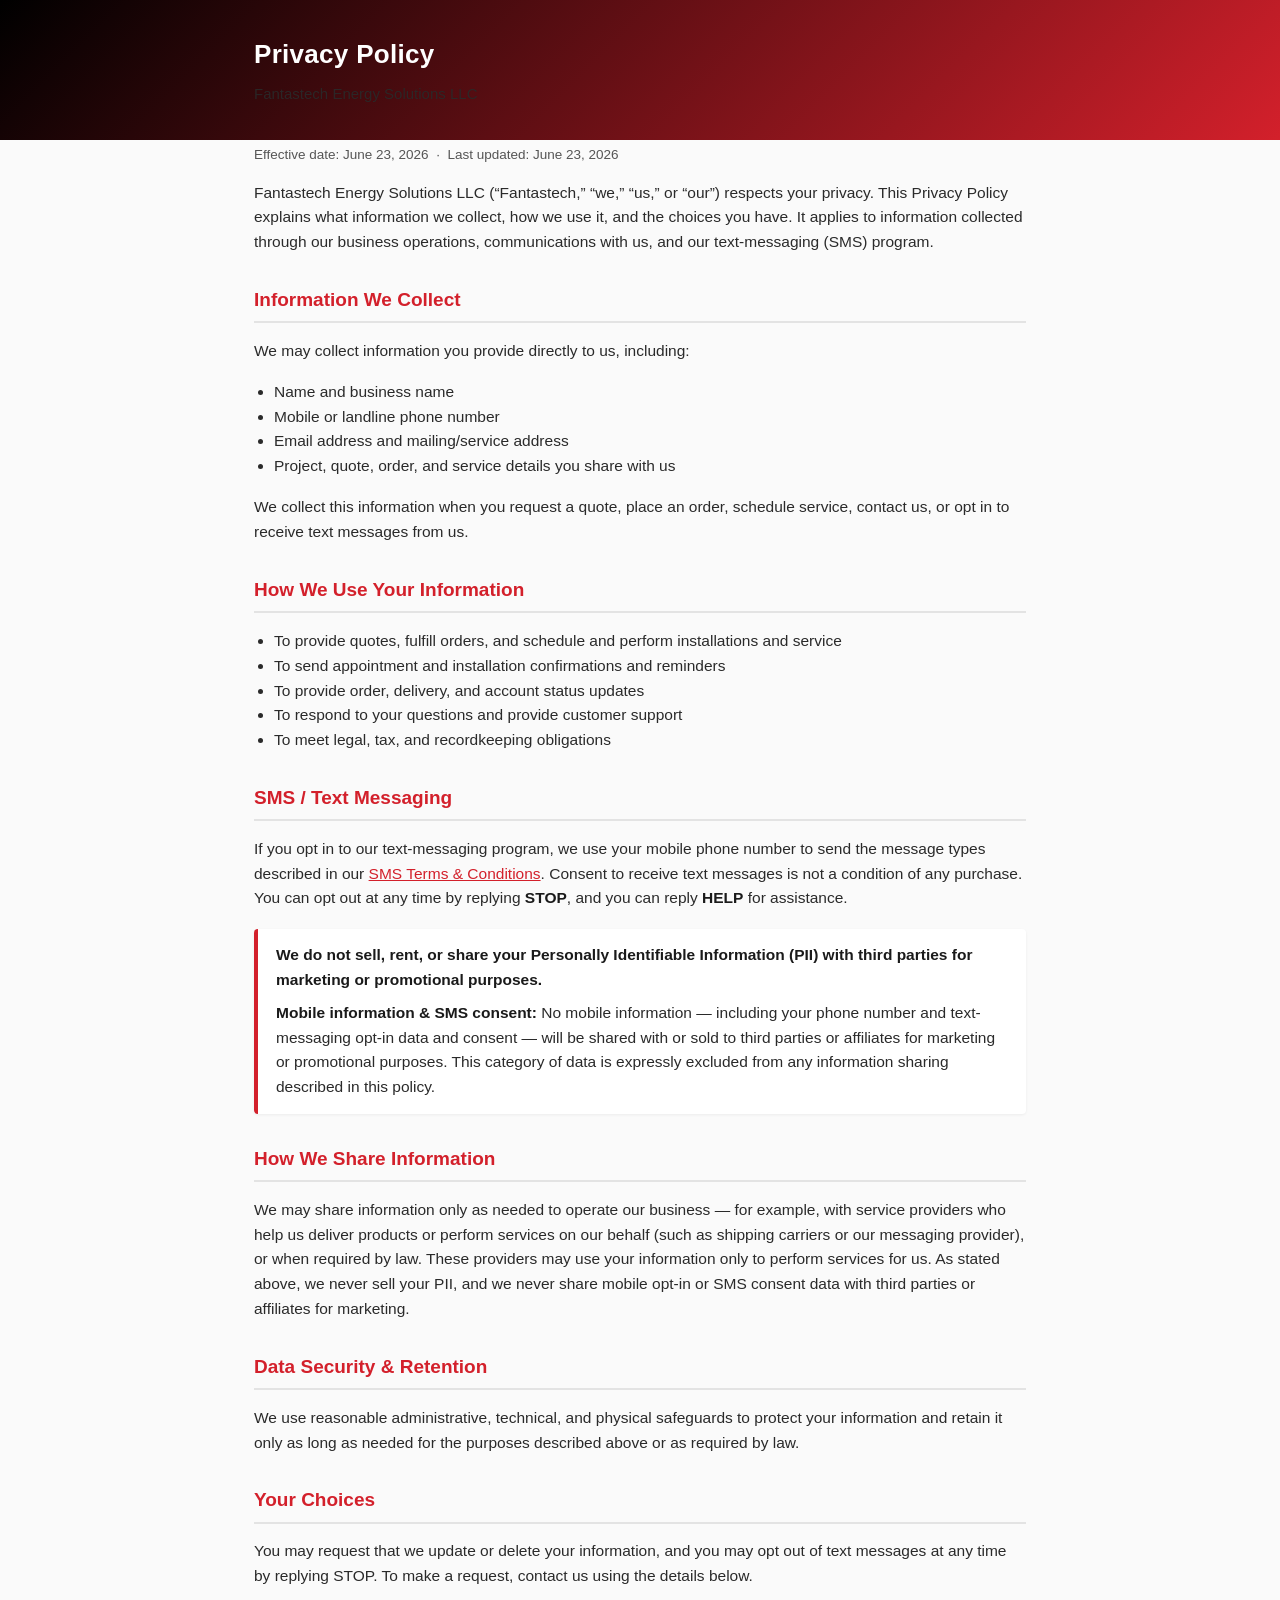
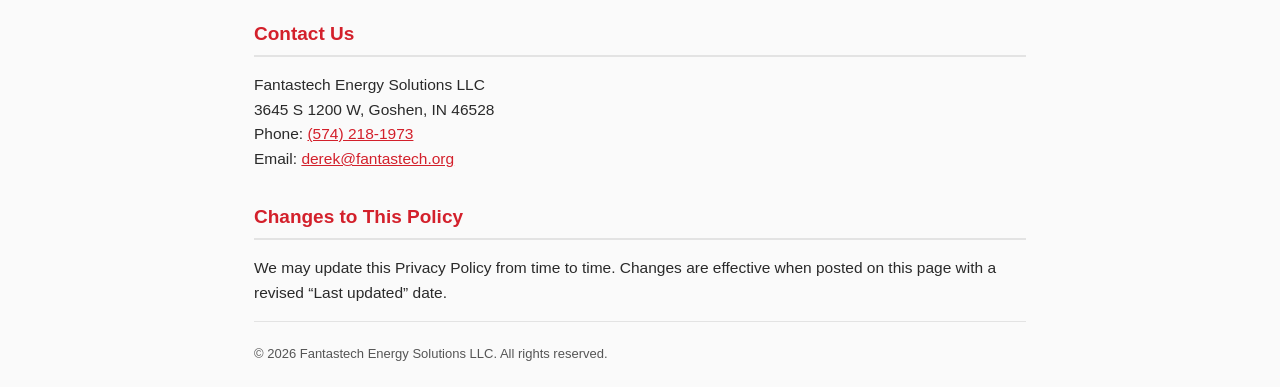
<file: privacy.html>
<!DOCTYPE html>
<html lang="en">
<head>
<meta charset="UTF-8">
<meta name="viewport" content="width=device-width, initial-scale=1.0">
<title>Privacy Policy — Fantastech Energy Solutions LLC</title>
<style>
  :root{--red:#d3202b;--black:#1a1a1a;--gray:#555;--line:#e3e3e3;--bg:#fafafa;}
  *{box-sizing:border-box;}
  body{margin:0;font-family:-apple-system,Segoe UI,Roboto,Helvetica,Arial,sans-serif;color:var(--black);background:var(--bg);line-height:1.6;}
  header{background:linear-gradient(135deg,#000 0%,var(--red) 100%);color:#fff;padding:34px 24px;}
  .wrap{max-width:820px;margin:0 auto;padding:0 24px;}
  header h1{margin:0;font-size:26px;letter-spacing:.3px;}
  header p{margin:6px 0 0;opacity:.9;font-size:15px;}
  main{padding:32px 0 60px;}
  h2{color:var(--red);font-size:19px;margin:30px 0 8px;border-bottom:2px solid var(--line);padding-bottom:6px;}
  p,li{font-size:15.5px;color:#2a2a2a;}
  .meta{font-size:13.5px;color:var(--gray);margin-top:4px;}
  .callout{background:#fff;border-left:4px solid var(--red);padding:14px 18px;margin:18px 0;border-radius:4px;box-shadow:0 1px 3px rgba(0,0,0,.06);}
  strong{color:var(--black);}
  footer{border-top:1px solid var(--line);padding:22px 0;font-size:13px;color:var(--gray);}
  a{color:var(--red);}
  ul{padding-left:20px;}
</style>
</head>
<body>
<header>
  <div class="wrap">
    <h1>Privacy Policy</h1>
    <p>Fantastech Energy Solutions LLC</p>
  </div>
</header>
<main class="wrap">
  <p class="meta">Effective date: June 23, 2026 &nbsp;·&nbsp; Last updated: June 23, 2026</p>

  <p>Fantastech Energy Solutions LLC (&ldquo;Fantastech,&rdquo; &ldquo;we,&rdquo; &ldquo;us,&rdquo; or &ldquo;our&rdquo;) respects your privacy. This Privacy Policy explains what information we collect, how we use it, and the choices you have. It applies to information collected through our business operations, communications with us, and our text-messaging (SMS) program.</p>

  <h2>Information We Collect</h2>
  <p>We may collect information you provide directly to us, including:</p>
  <ul>
    <li>Name and business name</li>
    <li>Mobile or landline phone number</li>
    <li>Email address and mailing/service address</li>
    <li>Project, quote, order, and service details you share with us</li>
  </ul>
  <p>We collect this information when you request a quote, place an order, schedule service, contact us, or opt in to receive text messages from us.</p>

  <h2>How We Use Your Information</h2>
  <ul>
    <li>To provide quotes, fulfill orders, and schedule and perform installations and service</li>
    <li>To send appointment and installation confirmations and reminders</li>
    <li>To provide order, delivery, and account status updates</li>
    <li>To respond to your questions and provide customer support</li>
    <li>To meet legal, tax, and recordkeeping obligations</li>
  </ul>

  <h2>SMS / Text Messaging</h2>
  <p>If you opt in to our text-messaging program, we use your mobile phone number to send the message types described in our <a href="sms-terms.html">SMS Terms &amp; Conditions</a>. Consent to receive text messages is not a condition of any purchase. You can opt out at any time by replying <strong>STOP</strong>, and you can reply <strong>HELP</strong> for assistance.</p>

  <div class="callout">
    <p style="margin:0"><strong>We do not sell, rent, or share your Personally Identifiable Information (PII) with third parties for marketing or promotional purposes.</strong></p>
    <p style="margin:8px 0 0"><strong>Mobile information &amp; SMS consent:</strong> No mobile information &mdash; including your phone number and text-messaging opt-in data and consent &mdash; will be shared with or sold to third parties or affiliates for marketing or promotional purposes. This category of data is expressly excluded from any information sharing described in this policy.</p>
  </div>

  <h2>How We Share Information</h2>
  <p>We may share information only as needed to operate our business &mdash; for example, with service providers who help us deliver products or perform services on our behalf (such as shipping carriers or our messaging provider), or when required by law. These providers may use your information only to perform services for us. As stated above, we never sell your PII, and we never share mobile opt-in or SMS consent data with third parties or affiliates for marketing.</p>

  <h2>Data Security &amp; Retention</h2>
  <p>We use reasonable administrative, technical, and physical safeguards to protect your information and retain it only as long as needed for the purposes described above or as required by law.</p>

  <h2>Your Choices</h2>
  <p>You may request that we update or delete your information, and you may opt out of text messages at any time by replying STOP. To make a request, contact us using the details below.</p>

  <h2>Contact Us</h2>
  <p>
    Fantastech Energy Solutions LLC<br>
    3645 S 1200 W, Goshen, IN 46528<br>
    Phone: <a href="tel:+15742181973">(574) 218-1973</a><br>
    Email: <a href="mailto:derek@fantastech.org">derek@fantastech.org</a>
  </p>

  <h2>Changes to This Policy</h2>
  <p>We may update this Privacy Policy from time to time. Changes are effective when posted on this page with a revised &ldquo;Last updated&rdquo; date.</p>

  <footer>&copy; 2026 Fantastech Energy Solutions LLC. All rights reserved.</footer>
</main>
</body>
</html>
</file>
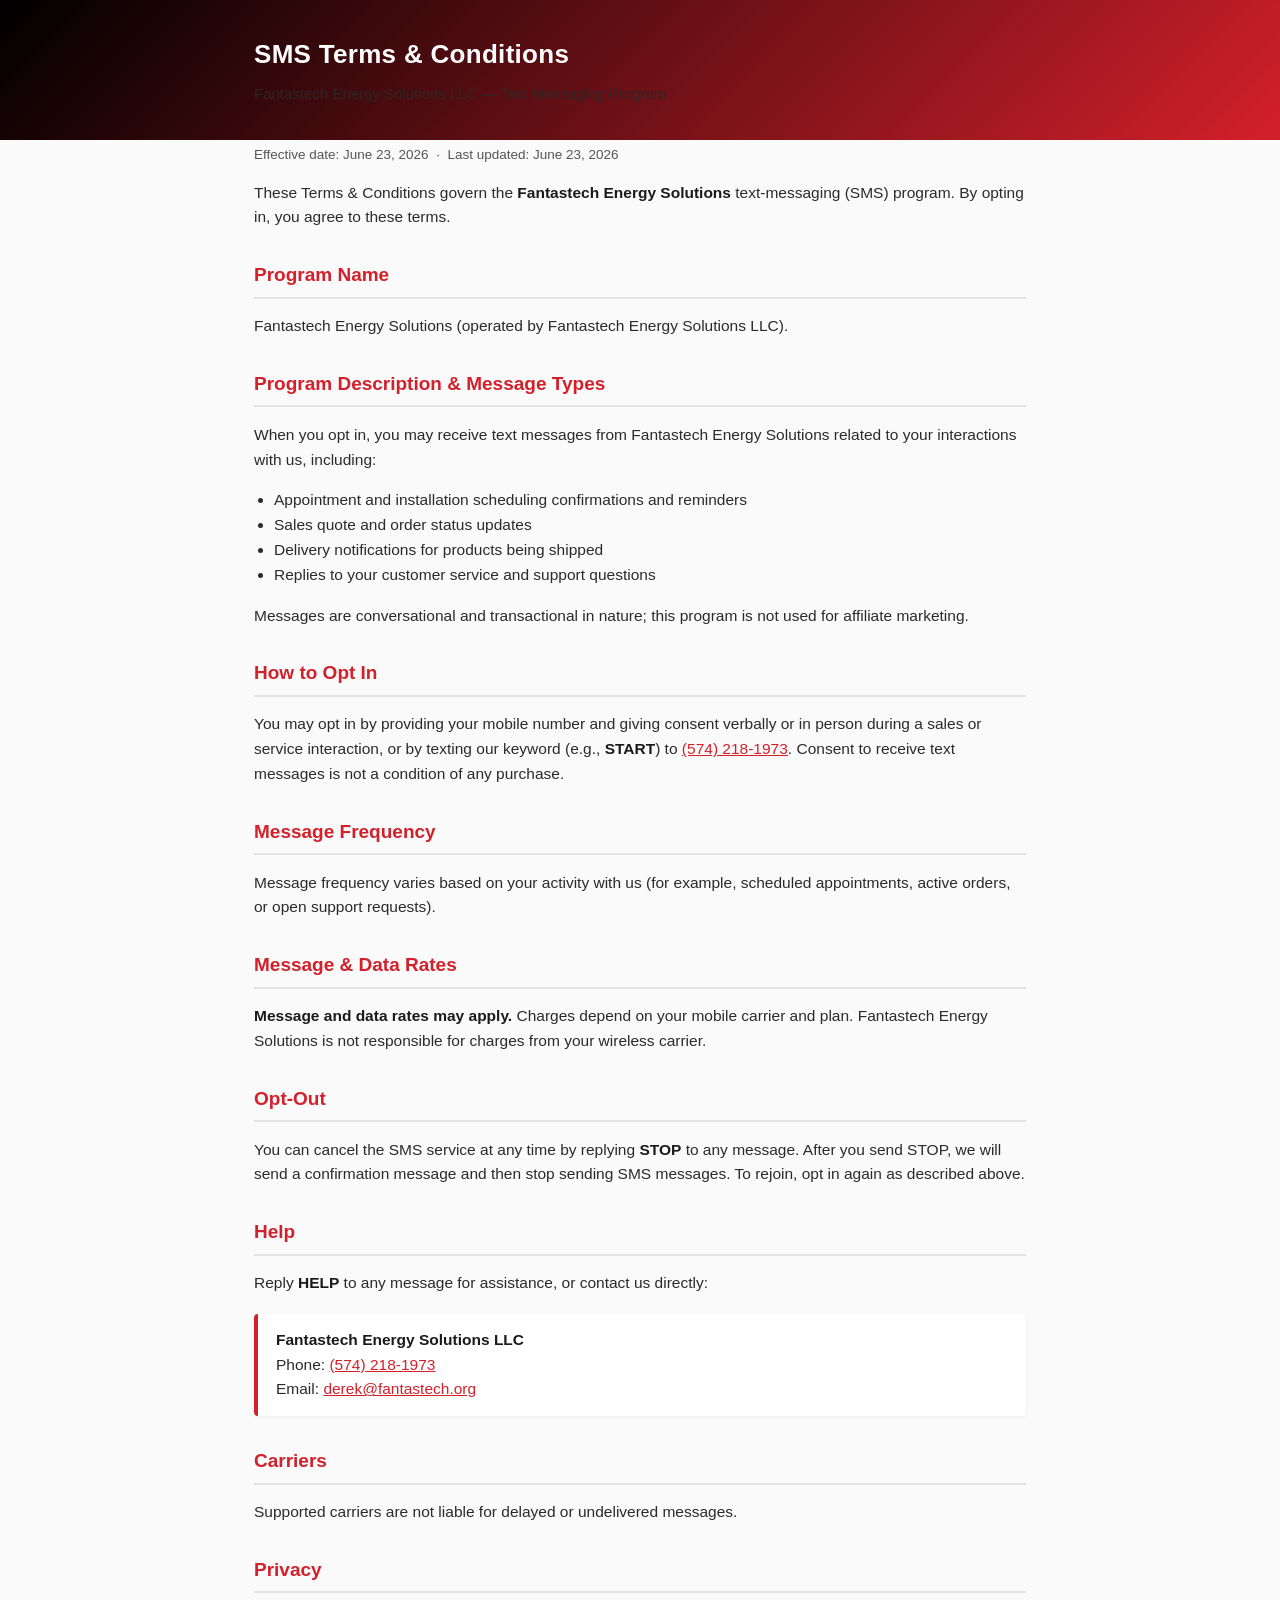
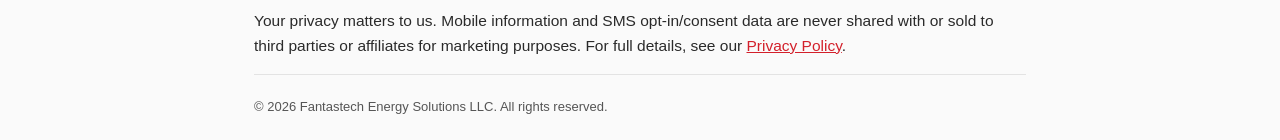
<file: sms-terms.html>
<!DOCTYPE html>
<html lang="en">
<head>
<meta charset="UTF-8">
<meta name="viewport" content="width=device-width, initial-scale=1.0">
<title>SMS Terms &amp; Conditions — Fantastech Energy Solutions LLC</title>
<style>
  :root{--red:#d3202b;--black:#1a1a1a;--gray:#555;--line:#e3e3e3;--bg:#fafafa;}
  *{box-sizing:border-box;}
  body{margin:0;font-family:-apple-system,Segoe UI,Roboto,Helvetica,Arial,sans-serif;color:var(--black);background:var(--bg);line-height:1.6;}
  header{background:linear-gradient(135deg,#000 0%,var(--red) 100%);color:#fff;padding:34px 24px;}
  .wrap{max-width:820px;margin:0 auto;padding:0 24px;}
  header h1{margin:0;font-size:26px;letter-spacing:.3px;}
  header p{margin:6px 0 0;opacity:.9;font-size:15px;}
  main{padding:32px 0 60px;}
  h2{color:var(--red);font-size:19px;margin:30px 0 8px;border-bottom:2px solid var(--line);padding-bottom:6px;}
  p,li{font-size:15.5px;color:#2a2a2a;}
  .meta{font-size:13.5px;color:var(--gray);margin-top:4px;}
  .callout{background:#fff;border-left:4px solid var(--red);padding:14px 18px;margin:18px 0;border-radius:4px;box-shadow:0 1px 3px rgba(0,0,0,.06);}
  strong{color:var(--black);}
  footer{border-top:1px solid var(--line);padding:22px 0;font-size:13px;color:var(--gray);}
  a{color:var(--red);}
  ul{padding-left:20px;}
</style>
</head>
<body>
<header>
  <div class="wrap">
    <h1>SMS Terms &amp; Conditions</h1>
    <p>Fantastech Energy Solutions LLC — Text Messaging Program</p>
  </div>
</header>
<main class="wrap">
  <p class="meta">Effective date: June 23, 2026 &nbsp;·&nbsp; Last updated: June 23, 2026</p>

  <p>These Terms &amp; Conditions govern the <strong>Fantastech Energy Solutions</strong> text-messaging (SMS) program. By opting in, you agree to these terms.</p>

  <h2>Program Name</h2>
  <p>Fantastech Energy Solutions (operated by Fantastech Energy Solutions LLC).</p>

  <h2>Program Description &amp; Message Types</h2>
  <p>When you opt in, you may receive text messages from Fantastech Energy Solutions related to your interactions with us, including:</p>
  <ul>
    <li>Appointment and installation scheduling confirmations and reminders</li>
    <li>Sales quote and order status updates</li>
    <li>Delivery notifications for products being shipped</li>
    <li>Replies to your customer service and support questions</li>
  </ul>
  <p>Messages are conversational and transactional in nature; this program is not used for affiliate marketing.</p>

  <h2>How to Opt In</h2>
  <p>You may opt in by providing your mobile number and giving consent verbally or in person during a sales or service interaction, or by texting our keyword (e.g., <strong>START</strong>) to <a href="tel:+15742181973">(574) 218-1973</a>. Consent to receive text messages is not a condition of any purchase.</p>

  <h2>Message Frequency</h2>
  <p>Message frequency varies based on your activity with us (for example, scheduled appointments, active orders, or open support requests).</p>

  <h2>Message &amp; Data Rates</h2>
  <p><strong>Message and data rates may apply.</strong> Charges depend on your mobile carrier and plan. Fantastech Energy Solutions is not responsible for charges from your wireless carrier.</p>

  <h2>Opt-Out</h2>
  <p>You can cancel the SMS service at any time by replying <strong>STOP</strong> to any message. After you send STOP, we will send a confirmation message and then stop sending SMS messages. To rejoin, opt in again as described above.</p>

  <h2>Help</h2>
  <p>Reply <strong>HELP</strong> to any message for assistance, or contact us directly:</p>
  <div class="callout">
    <p style="margin:0">
      <strong>Fantastech Energy Solutions LLC</strong><br>
      Phone: <a href="tel:+15742181973">(574) 218-1973</a><br>
      Email: <a href="mailto:derek@fantastech.org">derek@fantastech.org</a>
    </p>
  </div>

  <h2>Carriers</h2>
  <p>Supported carriers are not liable for delayed or undelivered messages.</p>

  <h2>Privacy</h2>
  <p>Your privacy matters to us. Mobile information and SMS opt-in/consent data are never shared with or sold to third parties or affiliates for marketing purposes. For full details, see our <a href="privacy.html">Privacy Policy</a>.</p>

  <footer>&copy; 2026 Fantastech Energy Solutions LLC. All rights reserved.</footer>
</main>
</body>
</html>
</file>
